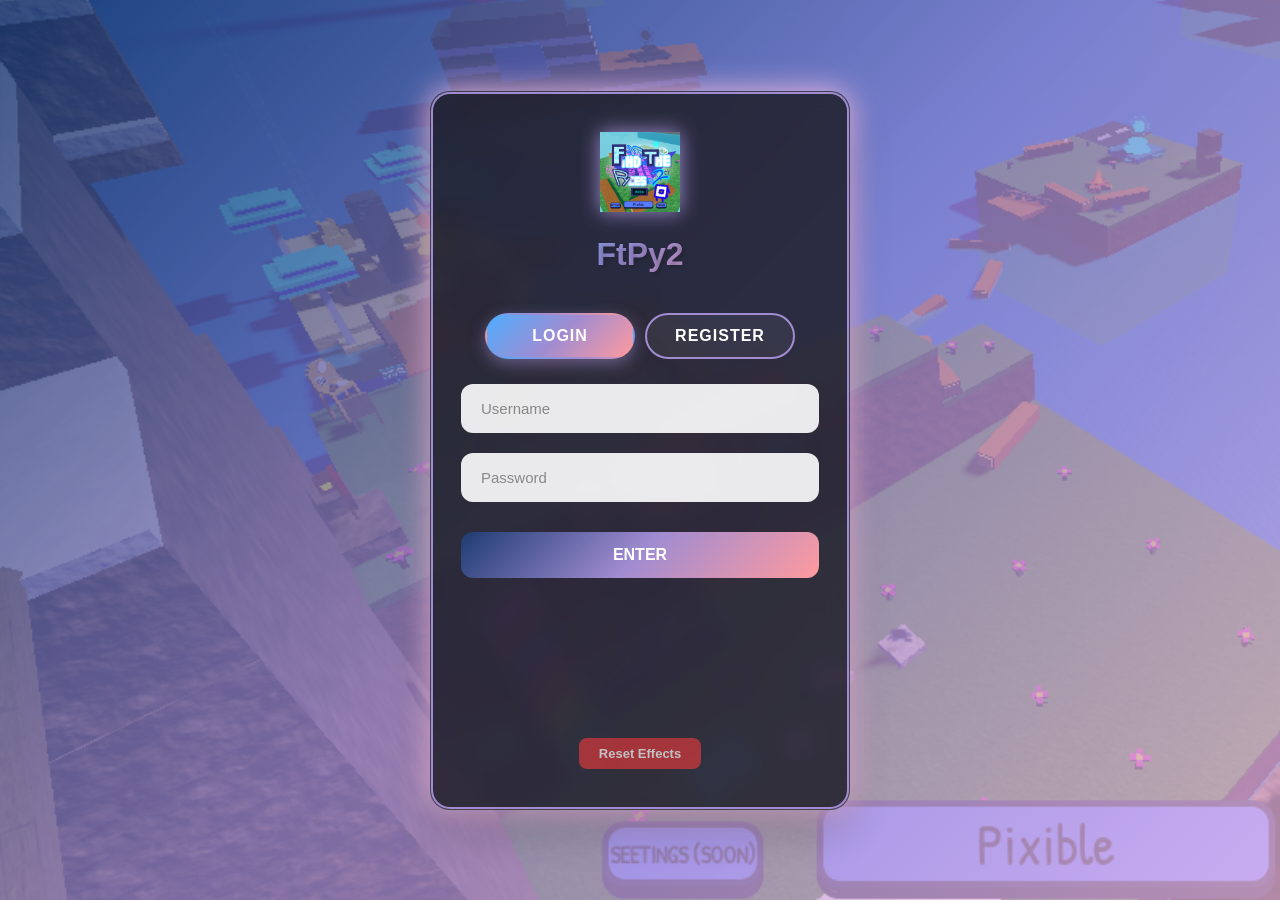
<file: index.html>
<!DOCTYPE html>
<html lang="en">
<head>
    <meta charset="UTF-8">
    <meta name="viewport" content="width=device-width, initial-scale=1.0">
    <title>Login | FtPy2</title>
    <link rel="icon" type="image/png" href="img/PycesIcon.png">
    <link rel="stylesheet" href="styles.css">
    <link href="https://fonts.googleapis.com/css2?family=Press+Start+2P&display=swap" rel="stylesheet">
</head>
<body class="login-page">
    <div class="login-container">
        <div class="logo">
            <img src="img/PycesIcon.png" alt="FtPy2 Logo">
        </div>
        <h1 id="title">FtPy2</h1>
        
        <!-- Tabs: Login / Register -->
        <div class="auth-tabs">
            <button class="tab-btn active" id="loginTab" onclick="showLogin()">LOGIN</button>
            <button class="tab-btn" id="registerTab" onclick="showRegister()">REGISTER</button>
        </div>

        <!-- LOGIN FORM -->
        <form id="loginForm" onsubmit="handleLogin(event)">
            <div class="input-group">
                <input type="text" id="loginUsername" placeholder="Username" required>
            </div>
            <div class="input-group">
                <input type="password" id="loginPassword" placeholder="Password" required>
            </div>
            <button type="submit">ENTER</button>
            <div id="message-container" class="message-container"></div>
        </form>

        <!-- REGISTER FORM (hidden by default) -->
        <form id="registerForm" style="display: none;" onsubmit="handleRegister(event)">
            <div class="input-group">
                <input type="text" id="regUsername" placeholder="Choose a username" required minlength="3">
            </div>
            <div class="input-group">
                <input type="password" id="regPassword" placeholder="Choose a password" required minlength="4">
            </div>
            <div class="input-group">
                <input type="password" id="regConfirmPassword" placeholder="Confirm password" required>
            </div>
            <button type="submit">CREATE ACCOUNT</button>
            <div id="reg-message-container" class="message-container"></div>
        </form>

        <!-- Reset effects button (now at bottom) -->
        <button type="button" class="reset-btn" onclick="resetStyles()">Reset Effects</button>
    </div>

    <script>
        // ========== SISTEMA DE MODOS ==========
        const Mode = {
            NORMAL: 'normal',
            PIXEL: 'pixel'
        };

        function activateMode(mode) {
            document.body.className = 'login-page';
            document.getElementById('title').className = '';
            
            switch(mode) {
                case Mode.PIXEL:
                    document.body.classList.add('pixel-mode', 'pixel-bg');
                    break;
            }
            localStorage.setItem('ftpy_style', mode);
        }

        function resetStyles() {
            activateMode(Mode.NORMAL);
            showMessage("Effects reset!", "var(--azul-claro)", "loginMessage");
            setTimeout(() => location.reload(), 500);
        }

        // ========== SISTEMA DE CUENTAS (LocalStorage) ==========
        const USERS_KEY = 'ftpy2_users';

        // Inicializar usuarios si no existen
        if (!localStorage.getItem(USERS_KEY)) {
            // Crear usuario admin por defecto
            const defaultUsers = [
                { username: 'admin', password: '1234' }
            ];
            localStorage.setItem(USERS_KEY, JSON.stringify(defaultUsers));
        }

        function getUsers() {
            return JSON.parse(localStorage.getItem(USERS_KEY)) || [];
        }

        function saveUsers(users) {
            localStorage.setItem(USERS_KEY, JSON.stringify(users));
        }

        // ========== MOSTRAR MENSAJES ==========
        function showMessage(text, color, containerId = 'message-container', extraClass = '') {
            const container = document.getElementById(containerId);
            if (!container) return;
            
            const messageBox = document.createElement('div');
            messageBox.textContent = text;
            messageBox.style.color = color;
            messageBox.classList.add('easter-egg-message');
            if (extraClass) messageBox.classList.add(extraClass);
            container.appendChild(messageBox);
            
            // Auto-eliminar después de 3 segundos
            setTimeout(() => {
                if (messageBox.parentNode) {
                    messageBox.remove();
                }
            }, 3000);
            
            return messageBox;
        }

        // ========== SWITCH ENTRE LOGIN Y REGISTER ==========
        window.showLogin = function() {
            document.getElementById('loginForm').style.display = 'block';
            document.getElementById('registerForm').style.display = 'none';
            document.getElementById('loginTab').classList.add('active');
            document.getElementById('registerTab').classList.remove('active');
            // Limpiar mensajes
            document.getElementById('message-container').innerHTML = '';
            document.getElementById('reg-message-container').innerHTML = '';
        };

        window.showRegister = function() {
            document.getElementById('loginForm').style.display = 'none';
            document.getElementById('registerForm').style.display = 'block';
            document.getElementById('registerTab').classList.add('active');
            document.getElementById('loginTab').classList.remove('active');
            // Limpiar mensajes
            document.getElementById('message-container').innerHTML = '';
            document.getElementById('reg-message-container').innerHTML = '';
        };

        // ========== REGISTRO ==========
        window.handleRegister = function(event) {
            event.preventDefault();
            
            const username = document.getElementById('regUsername').value.trim();
            const password = document.getElementById('regPassword').value.trim();
            const confirm = document.getElementById('regConfirmPassword').value.trim();
            const regMsgContainer = 'reg-message-container';
            
            // Limpiar mensajes anteriores
            document.getElementById(regMsgContainer).innerHTML = '';
            
            // Validaciones
            if (password !== confirm) {
                showMessage("Passwords don't match!", "var(--error-color)", regMsgContainer);
                return;
            }
            
            if (username.length < 3) {
                showMessage("Username must be at least 3 characters", "var(--error-color)", regMsgContainer);
                return;
            }
            
            if (password.length < 4) {
                showMessage("Password must be at least 4 characters", "var(--error-color)", regMsgContainer);
                return;
            }
            
            const users = getUsers();
            
            // Verificar si el usuario ya existe
            if (users.some(user => user.username.toLowerCase() === username.toLowerCase())) {
                showMessage("Username already exists!", "var(--error-color)", regMsgContainer);
                return;
            }
            
            // Crear nuevo usuario
            users.push({ username, password });
            saveUsers(users);
            
            showMessage("Account created successfully! You can now login.", "var(--azul-claro)", regMsgContainer);
            
            // Limpiar campos
            document.getElementById('regUsername').value = '';
            document.getElementById('regPassword').value = '';
            document.getElementById('regConfirmPassword').value = '';
            
            // Cambiar a login después de 1.5 segundos
            setTimeout(() => {
                showLogin();
            }, 1500);
        };

        // ========== LOGIN (con Easter Eggs) ==========
        window.handleLogin = function(event) {
            event.preventDefault();
            
            const username = document.getElementById('loginUsername').value.trim();
            const password = document.getElementById('loginPassword').value.trim();
            const button = event.target.querySelector('button');
            const msgContainer = 'message-container';
            
            button.textContent = "VERIFYING...";
            document.getElementById(msgContainer).innerHTML = '';
            
            // ===== EASTER EGGS (siempre disponibles) =====
            
            // CASO ESPECIAL: KIRB
            if (username === "KirByteBi" || username === "Kirb" || username === "kirb") {
                const kirbPasswords = ["GameOver07", "GameOver637"];
                if (kirbPasswords.includes(password)) {
                    document.getElementById(msgContainer).innerHTML = '';
                    showMessage("Welcome back Kirb, our best Owner", "var(--blanco)", msgContainer);
                    setTimeout(() => {
                        showMessage("- Pixible", "var(--azul-claro)", msgContainer);
                    }, 500);
                    button.textContent = "WELCOME OWNER!";
                    setTimeout(() => {
                        window.location.href = 'FtPy-en.html';
                    }, 2500);
                    return;
                }
            }
            
            // Trio members
            if (["Nooby", "Vinni", "Carl", "Smash"].includes(username)) {
                handleTrioMember(username, button);
                return;
            }
            
            // NOeye
            if (username === "NOeye") {
                showMessage("YOU DON'T HAVE ACCESS TO OUR WEBSITE", "var(--azul-claro)", msgContainer);
                button.textContent = "ENTER";
                return;
            }
            
            // ===== LOGIN NORMAL (contra usuarios registrados) =====
            const users = getUsers();
            const user = users.find(u => u.username === username && u.password === password);
            
            if (user) {
                // Login exitoso
                showMessage("Login successful! Welcome to Bitlands.", "var(--azul-claro)", msgContainer);
                button.textContent = "WELCOME!";
                setTimeout(() => {
                    window.location.href = 'FtPy-en.html';
                }, 1500);
            } else {
                showMessage("Invalid username or password", "var(--error-color)", msgContainer);
                button.textContent = "ENTER";
            }
        };

        // ========== FUNCIÓN ESPECIAL PARA EL TRIO ==========
        function handleTrioMember(username, button) {
            const mainMessage = "Welcome! The Trio has been reunited. :|";
            const userDetails = {
                "Nooby": {
                    message: "Never stopped Painting... Huh?",
                    colorClass: "nooby-color"
                },
                "Vinni": {
                    message: "The kindest Guest of his type",
                    colorClass: "vinni-color"
                },
                "Carl": {
                    message: "A gun! Give me the freaking gun!",
                    colorClass: "carl-color"
                },
                "Smash": {
                    message: "He made Find the Pyces, cool right?",
                    colorClass: "smash-color",
                    effect: (element) => {
                        element.style.animation = "shake 0.5s";
                    }
                }
            };

            document.getElementById('message-container').innerHTML = '';
            showMessage(mainMessage, "var(--lila)", 'message-container');
            button.textContent = "THE GANG IS BACK!";
            
            setTimeout(() => {
                const user = userDetails[username];
                const msgElement = showMessage(user.message, '', 'message-container', user.colorClass);
                
                if (user.effect) {
                    user.effect(msgElement);
                }
                
                setTimeout(() => {
                    window.location.href = 'FtPy-en.html';
                }, 3000);
            }, 2000);
        }

        // ========== INICIALIZACIÓN ==========
        document.addEventListener('DOMContentLoaded', () => {
            const savedMode = localStorage.getItem('ftpy_style');
            if(savedMode && savedMode !== Mode.NORMAL) {
                activateMode(savedMode);
            }
        });
    </script>
</body>

</html>
</file>
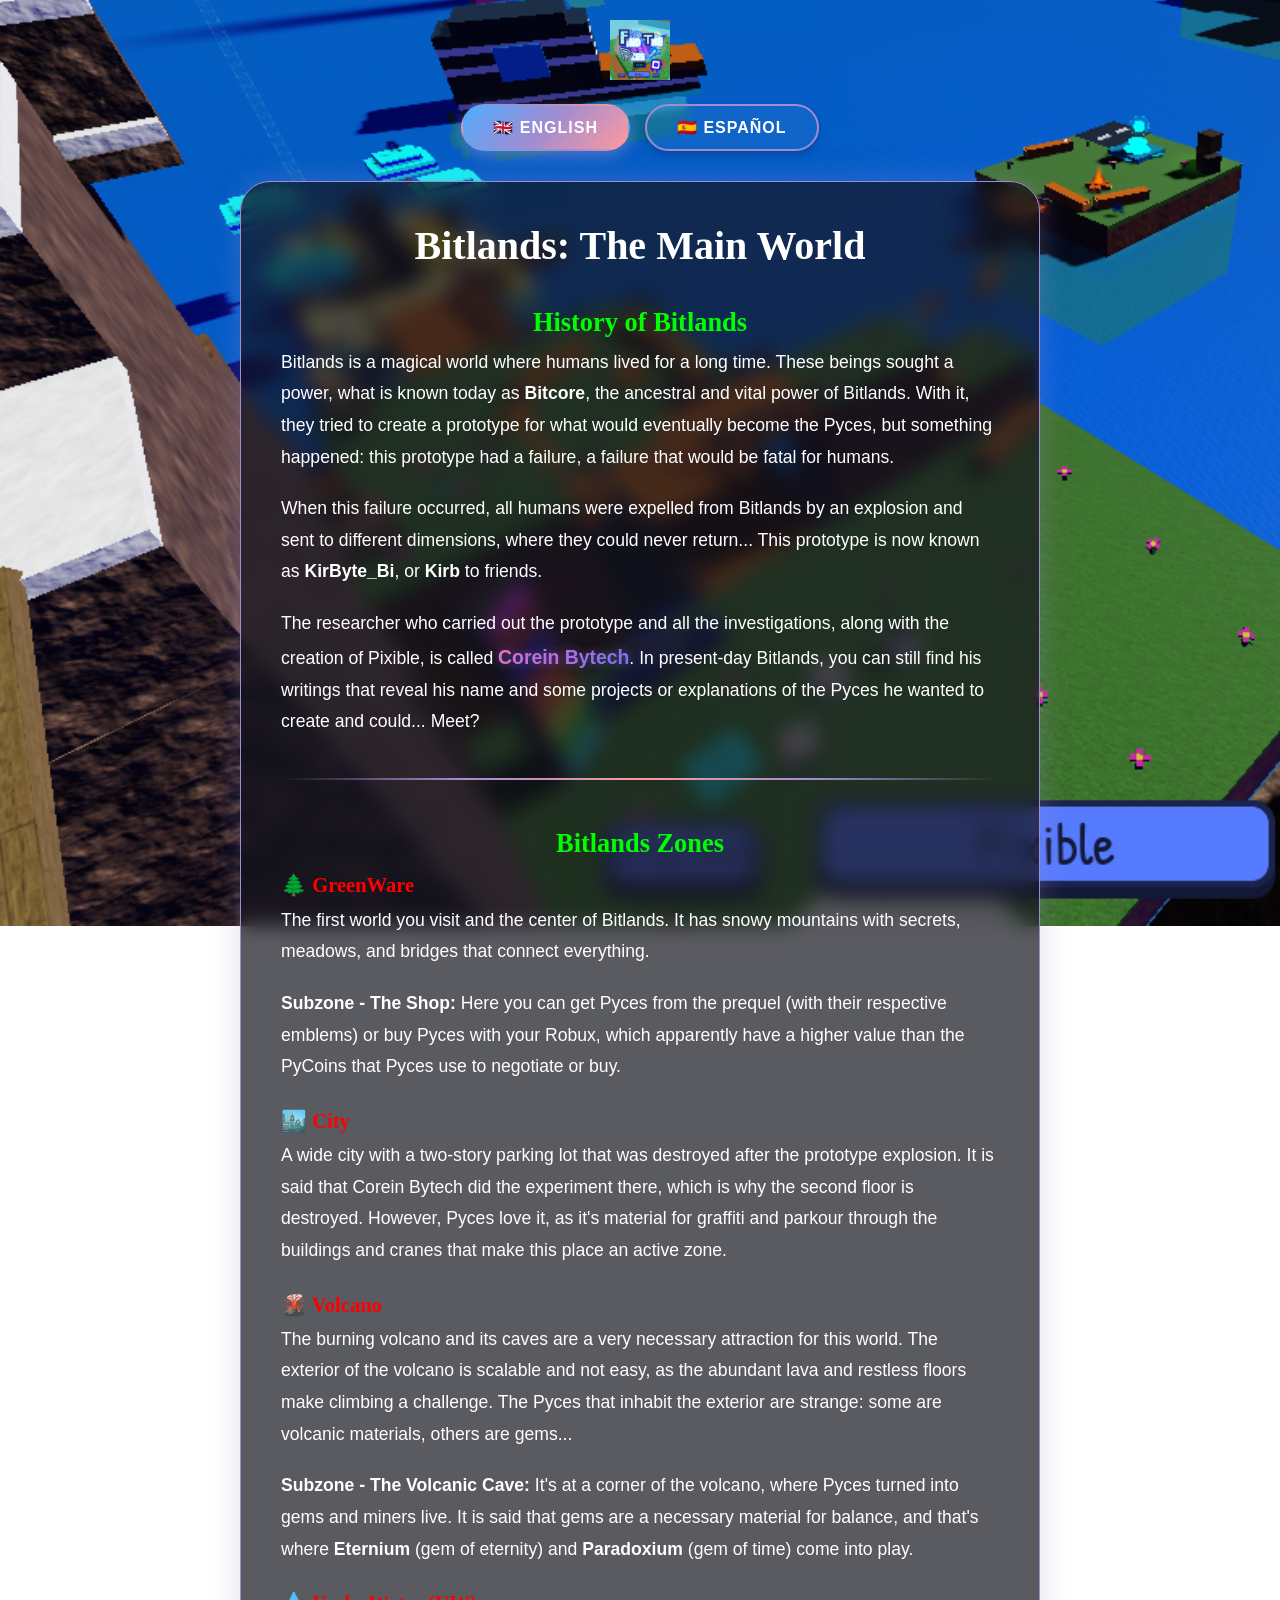
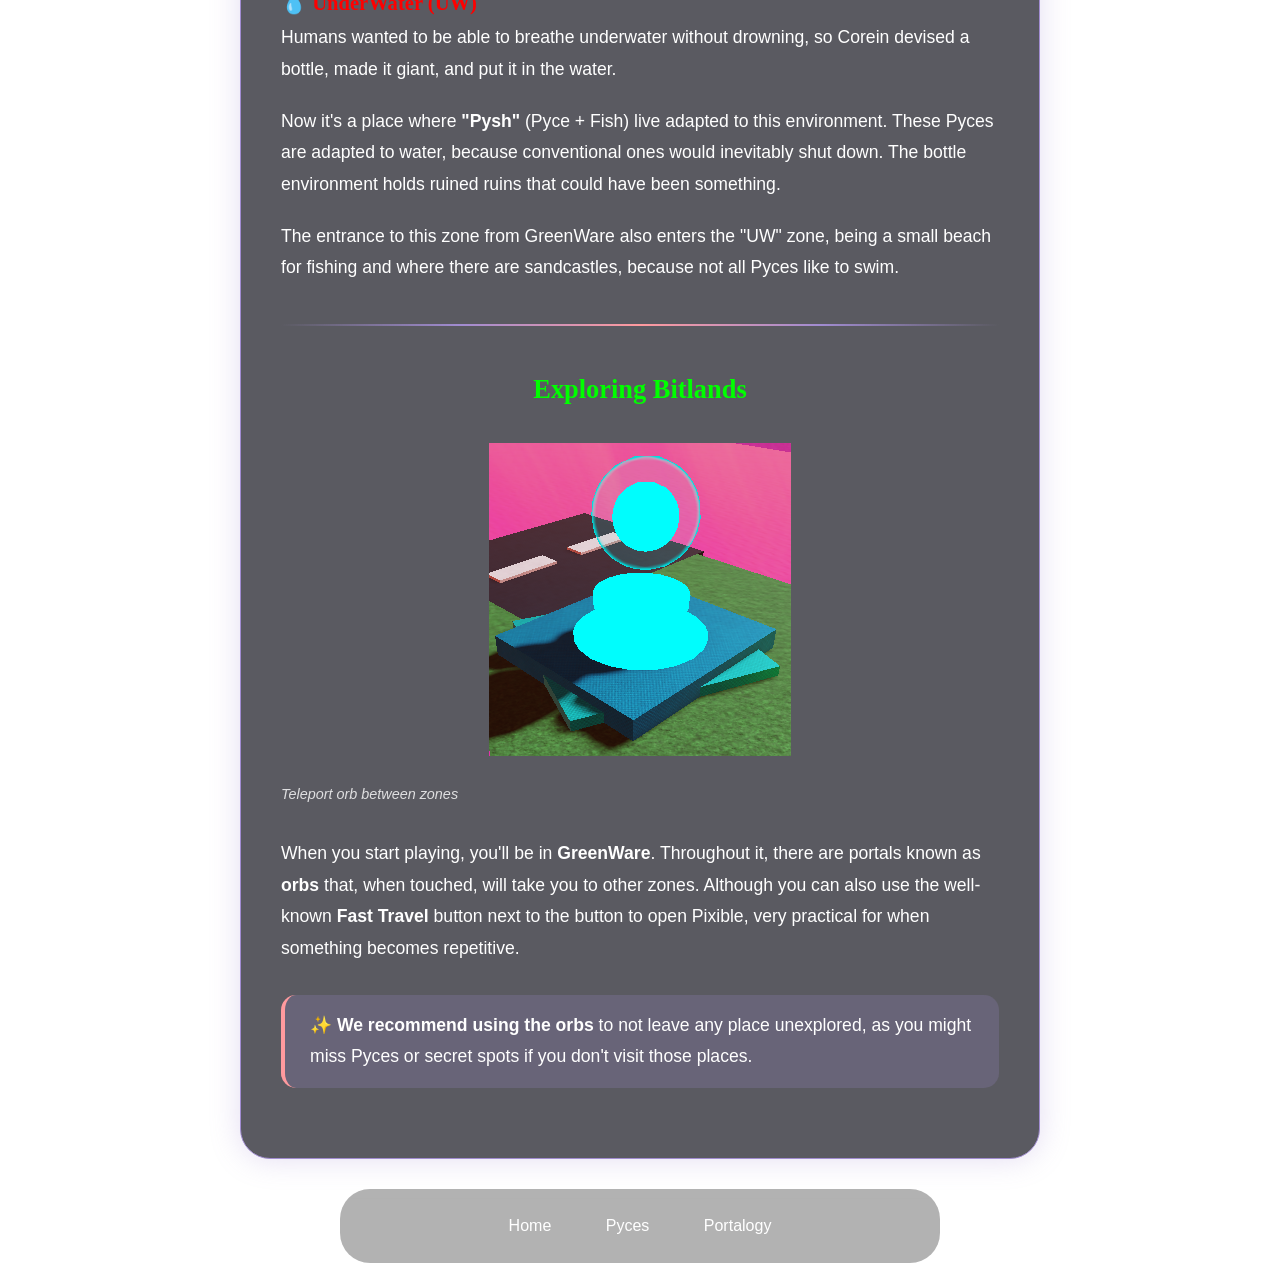
<file: Bitlands-en.html>
<!DOCTYPE html>
<html lang="en">
<head>
    <meta charset="UTF-8">
    <meta name="viewport" content="width=device-width, initial-scale=1.0">
    <title>FtPy2 - Bitlands</title>
    <link rel="icon" type="image/png" href="img/PycesIcon.png">
    <link rel="stylesheet" href="styles.css">
</head>
<body>
    <!-- Header with logo -->
    <div class="simple-header">
        <img src="img/PycesIcon.png" alt="FtPy2 Logo" class="simple-logo">
    </div>

    <!-- Language selector as BUTTONS -->
    <div class="language-buttons">
        <a href="Bitlands-en.html" class="lang-btn active">🇬🇧 ENGLISH</a>
        <a href="Bitlands-es.html" class="lang-btn">🇪🇸 ESPAÑOL</a>
    </div>

    <!-- Main content -->
    <div class="simple-container">
        <h1 class="simple-title">Bitlands: The <span class="gradient-text">Main World</span></h1>
        
        <div class="simple-content">
            <h2 class="subsection-title">History of Bitlands</h2>
            <p>Bitlands is a magical world where humans lived for a long time. These beings sought a power, what is known today as <strong>Bitcore</strong>, the ancestral and vital power of Bitlands. With it, they tried to create a prototype for what would eventually become the Pyces, but something happened: this prototype had a failure, a failure that would be fatal for humans.</p>
            
            <p>When this failure occurred, all humans were expelled from Bitlands by an explosion and sent to different dimensions, where they could never return... This prototype is now known as <strong>KirByte_Bi</strong>, or <strong>Kirb</strong> to friends.</p>
            
            <p>The researcher who carried out the prototype and all the investigations, along with the creation of Pixible, is called <strong class="pixelstar-text">Corein Bytech</strong>. In present-day Bitlands, you can still find his writings that reveal his name and some projects or explanations of the Pyces he wanted to create and could... Meet?</p>
            
            <div class="divider"></div>
            
            <h2 class="subsection-title">Bitlands Zones</h2>
            
            <h3 class="zone-title">🌲 GreenWare</h3>
            <p>The first world you visit and the center of Bitlands. It has snowy mountains with secrets, meadows, and bridges that connect everything.</p>
            <p><strong>Subzone - The Shop:</strong> Here you can get Pyces from the prequel (with their respective emblems) or buy Pyces with your Robux, which apparently have a higher value than the PyCoins that Pyces use to negotiate or buy.</p>
            
            <h3 class="zone-title">🏙️ City</h3>
            <p>A wide city with a two-story parking lot that was destroyed after the prototype explosion. It is said that Corein Bytech did the experiment there, which is why the second floor is destroyed. However, Pyces love it, as it's material for graffiti and parkour through the buildings and cranes that make this place an active zone.</p>
            
            <h3 class="zone-title">🌋 Volcano</h3>
            <p>The burning volcano and its caves are a very necessary attraction for this world. The exterior of the volcano is scalable and not easy, as the abundant lava and restless floors make climbing a challenge. The Pyces that inhabit the exterior are strange: some are volcanic materials, others are gems...</p>
            <p><strong>Subzone - The Volcanic Cave:</strong> It's at a corner of the volcano, where Pyces turned into gems and miners live. It is said that gems are a necessary material for balance, and that's where <strong>Eternium</strong> (gem of eternity) and <strong>Paradoxium</strong> (gem of time) come into play.</p>
            
            <h3 class="zone-title">💧 UnderWater (UW)</h3>
            <p>Humans wanted to be able to breathe underwater without drowning, so Corein devised a bottle, made it giant, and put it in the water.</p>
            <p>Now it's a place where <strong>"Pysh"</strong> (Pyce + Fish) live adapted to this environment. These Pyces are adapted to water, because conventional ones would inevitably shut down. The bottle environment holds ruined ruins that could have been something.</p>
            <p>The entrance to this zone from GreenWare also enters the "UW" zone, being a small beach for fishing and where there are sandcastles, because not all Pyces like to swim.</p>
            
            <div class="divider"></div>
            
            <h2 class="subsection-title">Exploring Bitlands</h2>
            
            <!-- Portal Image -->
            <div class="simple-image-container">
                <img src="img/Portal.png" class="simple-portal-image" alt="Bitlands Portal">
                <p class="image-caption">Teleport orb between zones</p>
            </div>
            
            <p>When you start playing, you'll be in <strong>GreenWare</strong>. Throughout it, there are portals known as <strong>orbs</strong> that, when touched, will take you to other zones. Although you can also use the well-known <strong>Fast Travel</strong> button next to the button to open Pixible, very practical for when something becomes repetitive.</p>
            
            <div class="simple-info-box">
                <p>✨ <strong>We recommend using the orbs</strong> to not leave any place unexplored, as you might miss Pyces or secret spots if you don't visit those places.</p>
            </div>
        </div>
    </div>

    <!-- Footer navigation -->
    <div class="simple-footer-links">
        <a href="FtPy-en.html" class="simple-link">Home</a>
        <a href="What-is-a-Pyce-2.html" class="simple-link">Pyces</a>
        <a href="Portalogy-en.html" class="simple-link">Portalogy</a>
    </div>
</body>
</html>
</file>
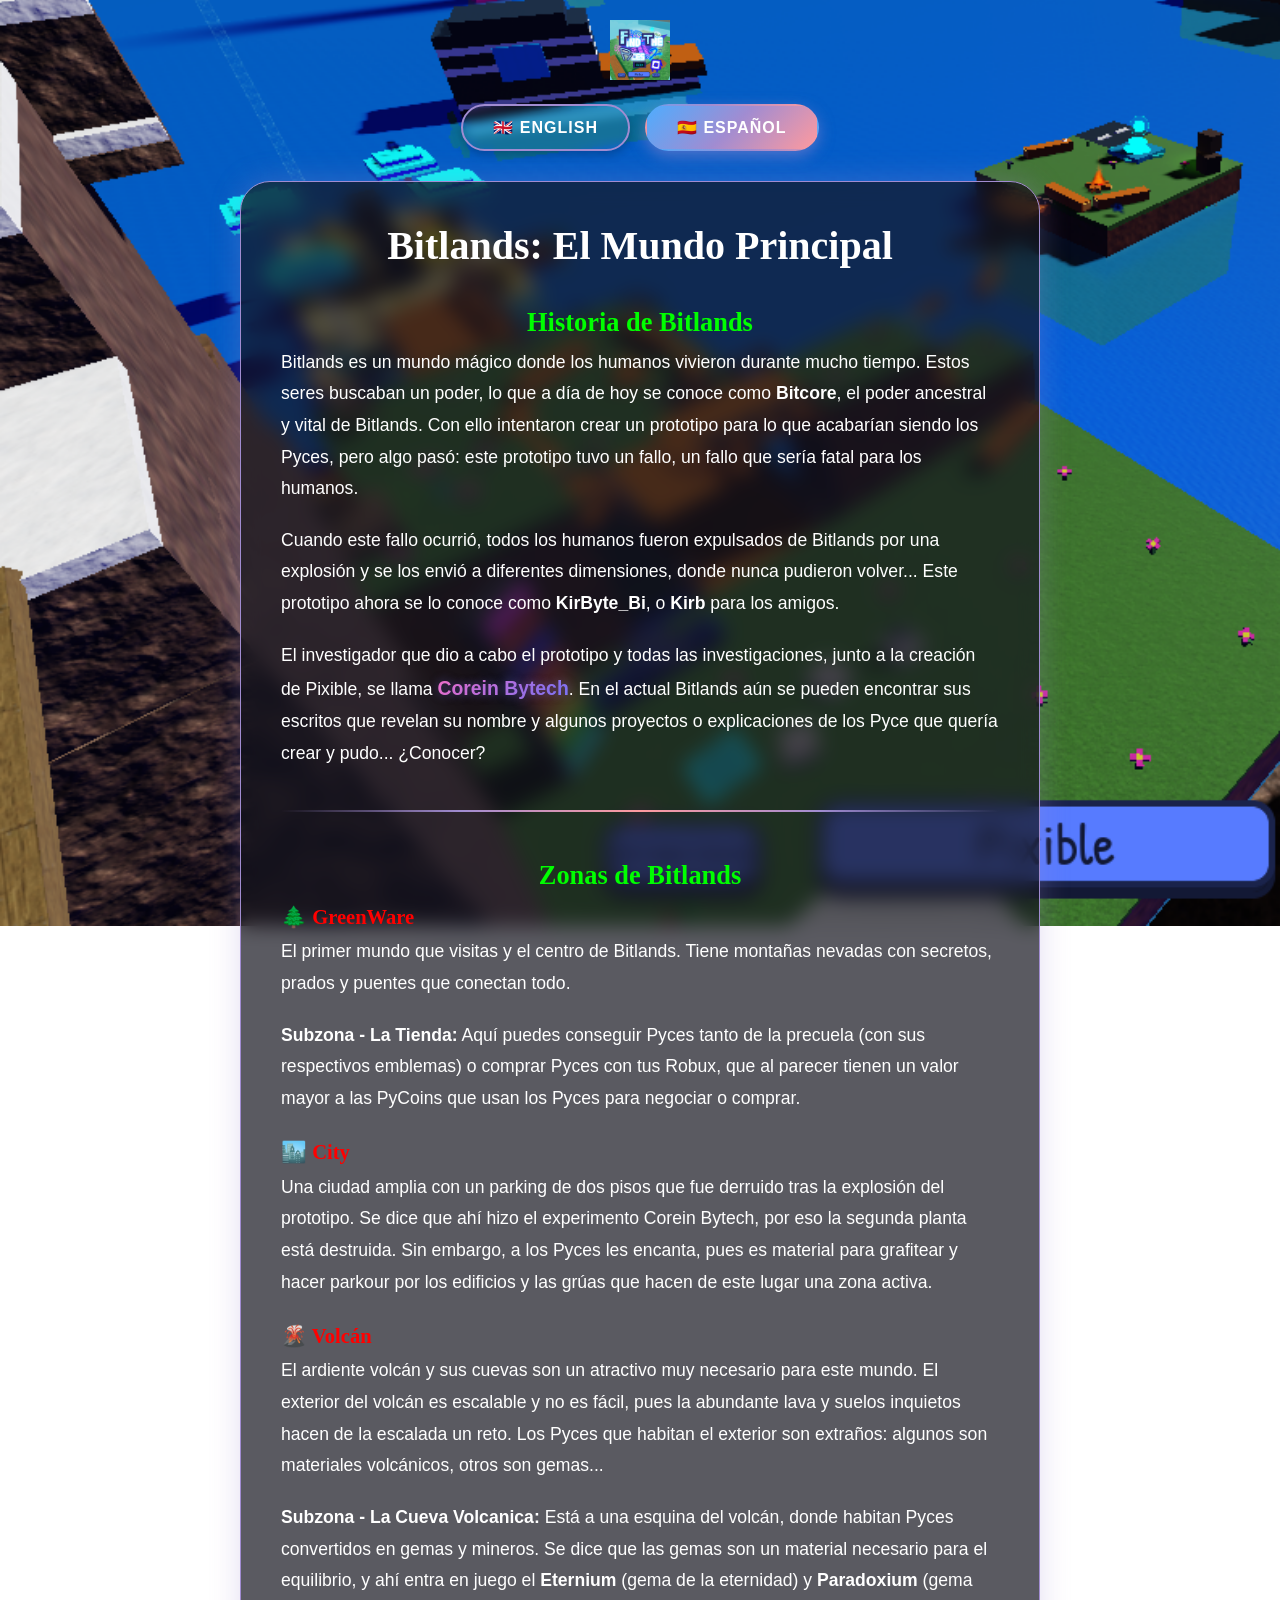
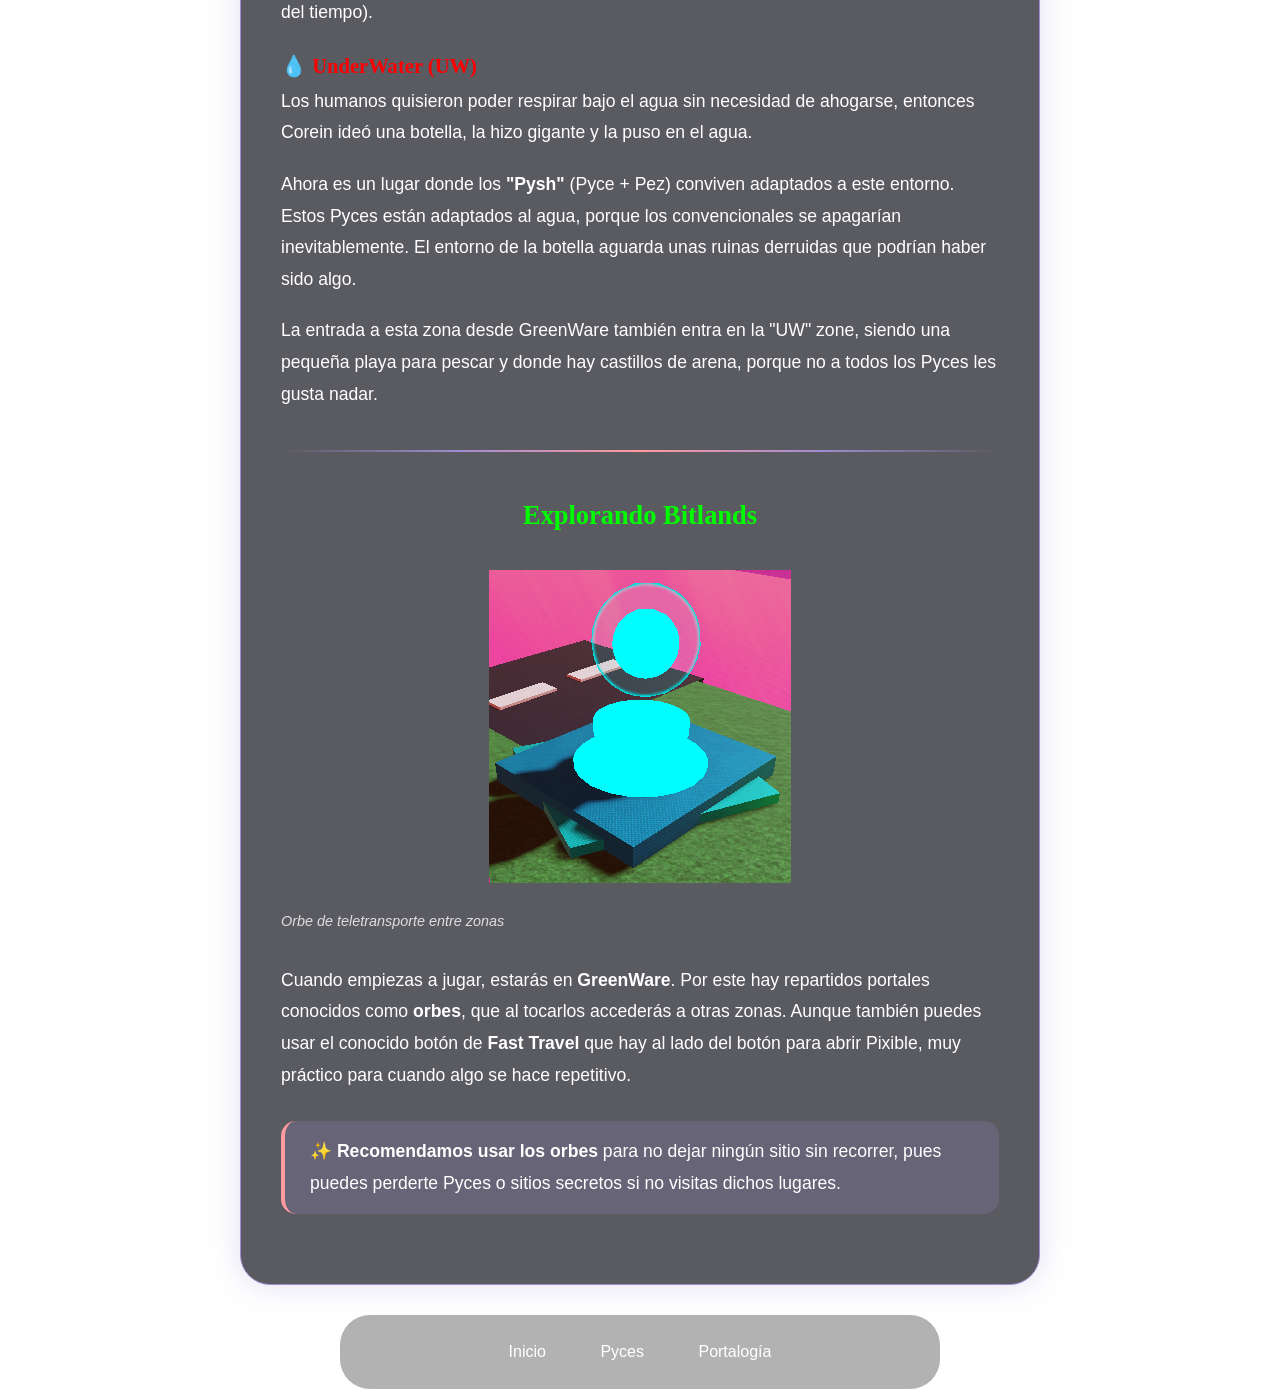
<file: Bitlands-es.html>
<!DOCTYPE html>
<html lang="es">
<head>
    <meta charset="UTF-8">
    <meta name="viewport" content="width=device-width, initial-scale=1.0">
    <title>FtPy2 - Bitlands</title>
    <link rel="icon" type="image/png" href="img/PycesIcon.png">
    <link rel="stylesheet" href="styles.css">
</head>
<body>
    <!-- Header con logo -->
    <div class="simple-header">
        <img src="img/PycesIcon.png" alt="FtPy2 Logo" class="simple-logo">
    </div>

    <!-- Selector de idioma como BOTONES -->
    <div class="language-buttons">
        <a href="Bitlands-en.html" class="lang-btn">🇬🇧 ENGLISH</a>
        <a href="Bitlands-es.html" class="lang-btn active">🇪🇸 ESPAÑOL</a>
    </div>

    <!-- Contenido principal -->
    <div class="simple-container">
        <h1 class="simple-title">Bitlands: El <span class="gradient-text">Mundo Principal</span></h1>
        
        <div class="simple-content">
            <h2 class="subsection-title">Historia de Bitlands</h2>
            <p>Bitlands es un mundo mágico donde los humanos vivieron durante mucho tiempo. Estos seres buscaban un poder, lo que a día de hoy se conoce como <strong>Bitcore</strong>, el poder ancestral y vital de Bitlands. Con ello intentaron crear un prototipo para lo que acabarían siendo los Pyces, pero algo pasó: este prototipo tuvo un fallo, un fallo que sería fatal para los humanos.</p>
            
            <p>Cuando este fallo ocurrió, todos los humanos fueron expulsados de Bitlands por una explosión y se los envió a diferentes dimensiones, donde nunca pudieron volver... Este prototipo ahora se lo conoce como <strong>KirByte_Bi</strong>, o <strong>Kirb</strong> para los amigos.</p>
            
            <p>El investigador que dio a cabo el prototipo y todas las investigaciones, junto a la creación de Pixible, se llama <strong class="pixelstar-text">Corein Bytech</strong>. En el actual Bitlands aún se pueden encontrar sus escritos que revelan su nombre y algunos proyectos o explicaciones de los Pyce que quería crear y pudo... ¿Conocer?</p>
            
            <div class="divider"></div>
            
            <h2 class="subsection-title">Zonas de Bitlands</h2>
            
            <h3 class="zone-title">🌲 GreenWare</h3>
            <p>El primer mundo que visitas y el centro de Bitlands. Tiene montañas nevadas con secretos, prados y puentes que conectan todo.</p>
            <p><strong>Subzona - La Tienda:</strong> Aquí puedes conseguir Pyces tanto de la precuela (con sus respectivos emblemas) o comprar Pyces con tus Robux, que al parecer tienen un valor mayor a las PyCoins que usan los Pyces para negociar o comprar.</p>
            
            <h3 class="zone-title">🏙️ City</h3>
            <p>Una ciudad amplia con un parking de dos pisos que fue derruido tras la explosión del prototipo. Se dice que ahí hizo el experimento Corein Bytech, por eso la segunda planta está destruida. Sin embargo, a los Pyces les encanta, pues es material para grafitear y hacer parkour por los edificios y las grúas que hacen de este lugar una zona activa.</p>
            
            <h3 class="zone-title">🌋 Volcán</h3>
            <p>El ardiente volcán y sus cuevas son un atractivo muy necesario para este mundo. El exterior del volcán es escalable y no es fácil, pues la abundante lava y suelos inquietos hacen de la escalada un reto. Los Pyces que habitan el exterior son extraños: algunos son materiales volcánicos, otros son gemas...</p>
            <p><strong>Subzona - La Cueva Volcanica:</strong> Está a una esquina del volcán, donde habitan Pyces convertidos en gemas y mineros. Se dice que las gemas son un material necesario para el equilibrio, y ahí entra en juego el <strong>Eternium</strong> (gema de la eternidad) y <strong>Paradoxium</strong> (gema del tiempo).</p>
            
            <h3 class="zone-title">💧 UnderWater (UW)</h3>
            <p>Los humanos quisieron poder respirar bajo el agua sin necesidad de ahogarse, entonces Corein ideó una botella, la hizo gigante y la puso en el agua.</p>
            <p>Ahora es un lugar donde los <strong>"Pysh"</strong> (Pyce + Pez) conviven adaptados a este entorno. Estos Pyces están adaptados al agua, porque los convencionales se apagarían inevitablemente. El entorno de la botella aguarda unas ruinas derruidas que podrían haber sido algo.</p>
            <p>La entrada a esta zona desde GreenWare también entra en la "UW" zone, siendo una pequeña playa para pescar y donde hay castillos de arena, porque no a todos los Pyces les gusta nadar.</p>
            
            <div class="divider"></div>
            
            <h2 class="subsection-title">Explorando Bitlands</h2>
            
            <!-- Imagen del Portal -->
            <div class="simple-image-container">
                <img src="img/Portal.png" class="simple-portal-image" alt="Portal de Bitlands">
                <p class="image-caption">Orbe de teletransporte entre zonas</p>
            </div>
            
            <p>Cuando empiezas a jugar, estarás en <strong>GreenWare</strong>. Por este hay repartidos portales conocidos como <strong>orbes</strong>, que al tocarlos accederás a otras zonas. Aunque también puedes usar el conocido botón de <strong>Fast Travel</strong> que hay al lado del botón para abrir Pixible, muy práctico para cuando algo se hace repetitivo.</p>
            
            <div class="simple-info-box">
                <p>✨ <strong>Recomendamos usar los orbes</strong> para no dejar ningún sitio sin recorrer, pues puedes perderte Pyces o sitios secretos si no visitas dichos lugares.</p>
            </div>
        </div>
    </div>

    <!-- Índice / Navegación -->
    <div class="simple-footer-links">
        <a href="FtPy-es.html" class="simple-link">Inicio</a>
        <a href="Que-es-un-Pyce-2.html" class="simple-link">Pyces</a>
        <a href="Portalogia-es.html" class="simple-link">Portalogía</a>
    </div>
</body>

</html>
</file>
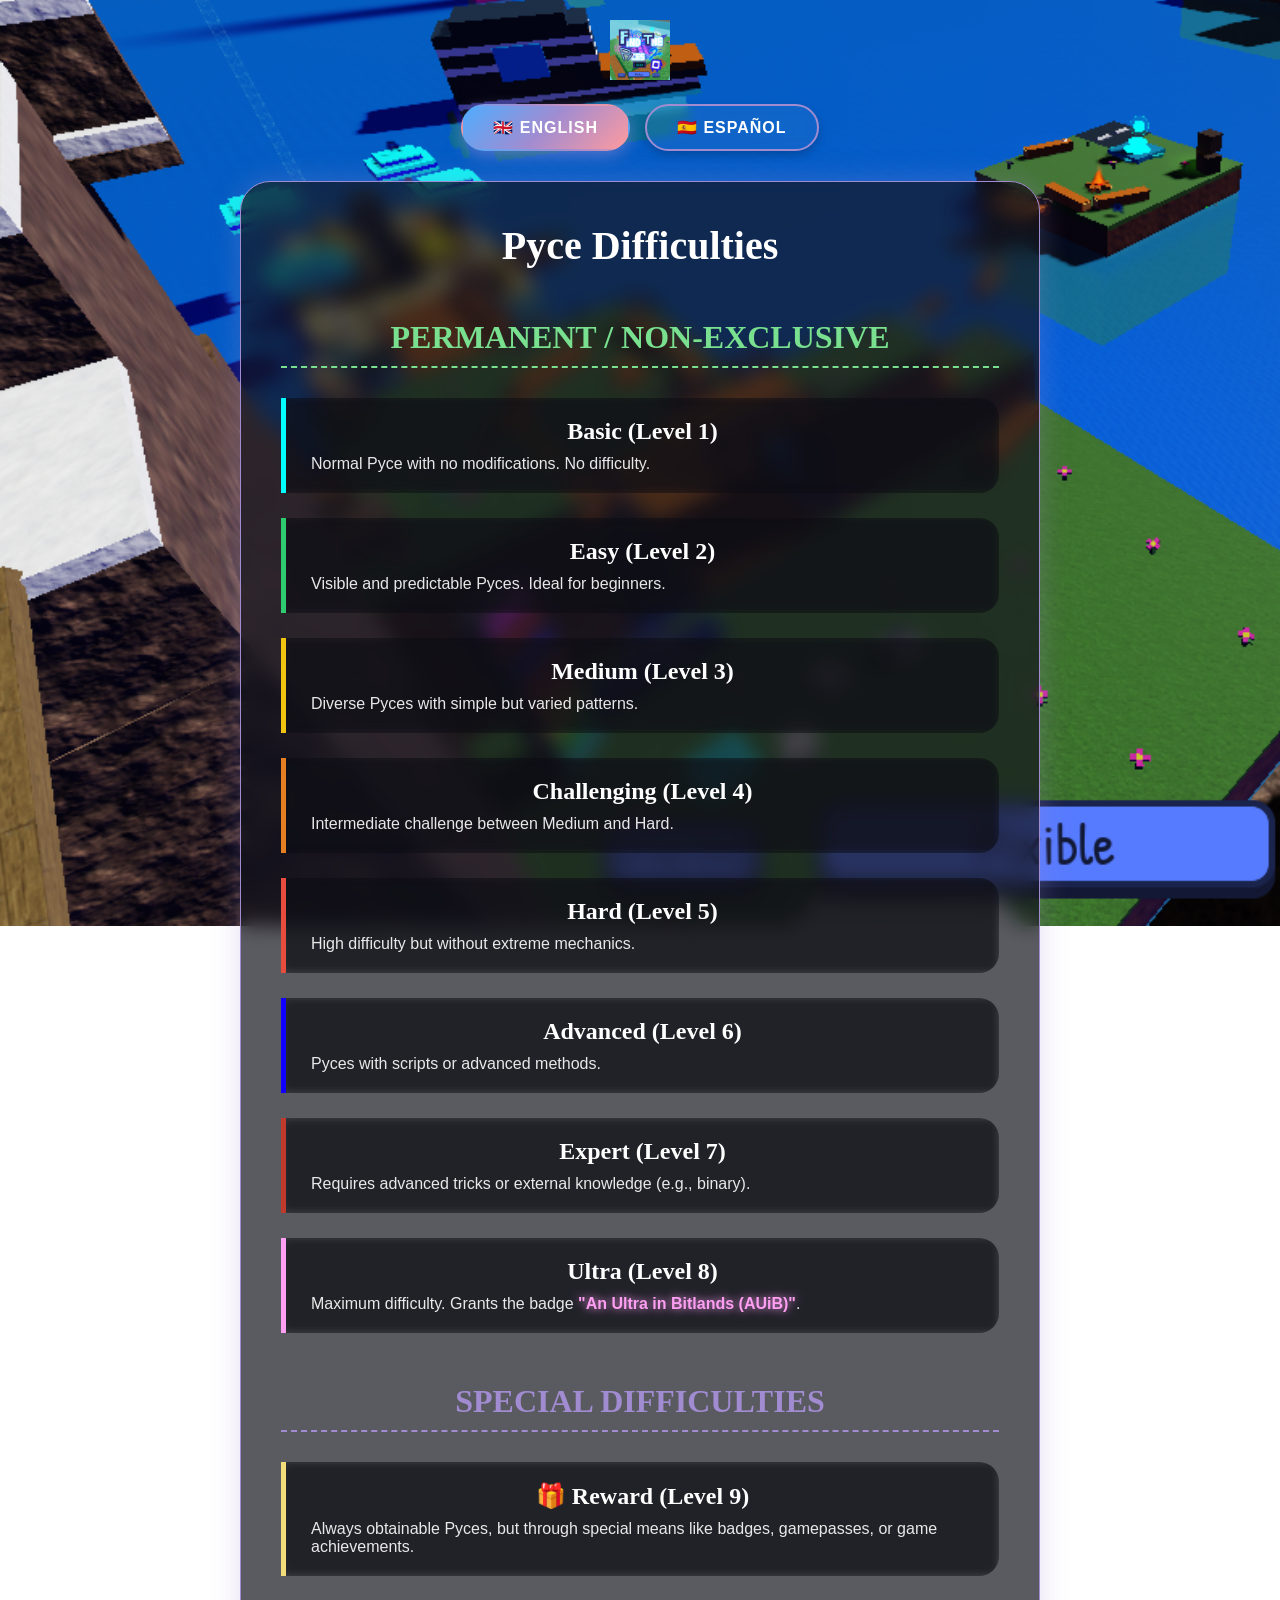
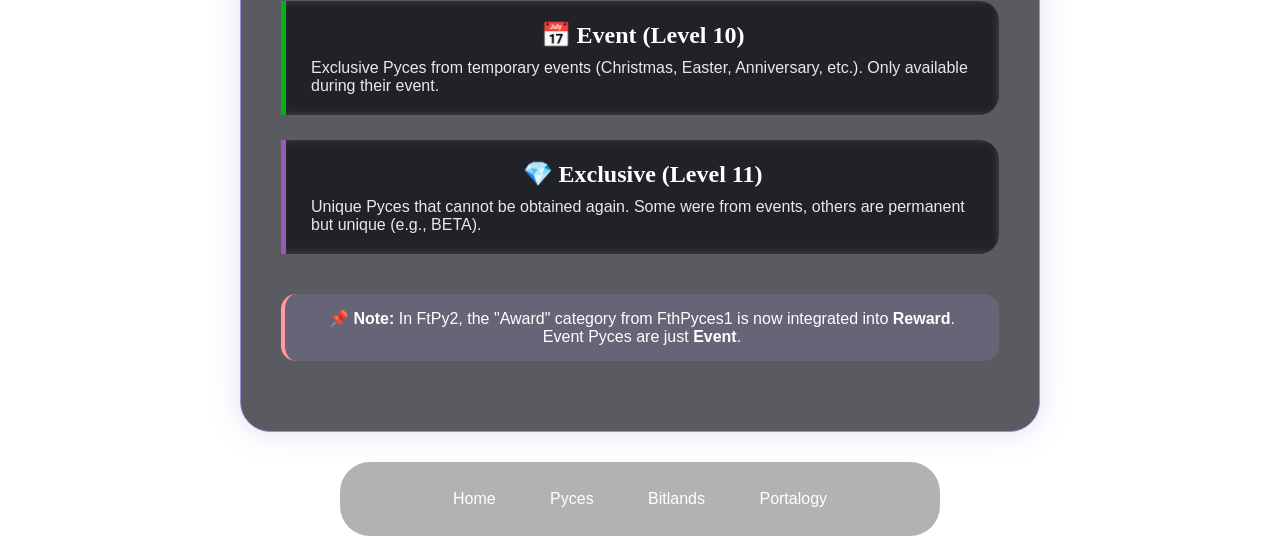
<file: Difficulties-en.html>
<!DOCTYPE html>
<html lang="en">
<head>
    <meta charset="UTF-8">
    <meta name="viewport" content="width=device-width, initial-scale=1.0">
    <title>FtPy2 - Pyce Difficulties</title>
    <link rel="icon" type="image/png" href="img/PycesIcon.png">
    <link rel="stylesheet" href="styles.css">
</head>
<body>
    <!-- Header with logo -->
    <div class="simple-header">
        <img src="img/PycesIcon.png" alt="FtPy2 Logo" class="simple-logo">
    </div>

    <!-- Language selector as BUTTONS -->
    <div class="language-buttons">
        <a href="Difficulties-en.html" class="lang-btn active">🇬🇧 ENGLISH</a>
        <a href="Dificuldades-es.html" class="lang-btn">🇪🇸 ESPAÑOL</a>
    </div>

    <!-- Main content -->
    <div class="simple-container">
        <h1 class="simple-title"><span class="gradient-text">Pyce</span> Difficulties</h1>

        <!-- PERMANENT PYCE -->
        <h2 class="category-title" style="color: var(--bitlands-green);">PERMANENT / NON-EXCLUSIVE</h2>

        <div class="difficulty-card basic">
            <h2>Basic (Level 1)</h2>
            <p>Normal Pyce with no modifications. No difficulty.</p>
        </div>

        <div class="difficulty-card easy">
            <h2>Easy (Level 2)</h2>
            <p>Visible and predictable Pyces. Ideal for beginners.</p>
        </div>

        <div class="difficulty-card medium">
            <h2>Medium (Level 3)</h2>
            <p>Diverse Pyces with simple but varied patterns.</p>
        </div>

        <div class="difficulty-card challenging">
            <h2>Challenging (Level 4)</h2>
            <p>Intermediate challenge between Medium and Hard.</p>
        </div>

        <div class="difficulty-card hard">
            <h2>Hard (Level 5)</h2>
            <p>High difficulty but without extreme mechanics.</p>
        </div>

        <div class="difficulty-card advanced">
            <h2>Advanced (Level 6)</h2>
            <p>Pyces with scripts or advanced methods.</p>
        </div>

        <div class="difficulty-card expert">
            <h2>Expert (Level 7)</h2>
            <p>Requires advanced tricks or external knowledge (e.g., binary).</p>
        </div>

        <div class="difficulty-card ultra">
            <h2>Ultra (Level 8)</h2>
            <p>Maximum difficulty. Grants the badge <strong>"An Ultra in Bitlands (AUiB)"</strong>.</p>
        </div>

        <!-- SPECIAL DIFFICULTIES -->
        <h2 class="category-title" style="color: var(--lila); text-align: center; margin-top: 50px;">SPECIAL DIFFICULTIES</h2>

        <div class="difficulty-card reward">
            <h2>🎁 Reward (Level 9)</h2>
            <p>Always obtainable Pyces, but through special means like badges, gamepasses, or game achievements.</p>
        </div>

        <div class="difficulty-card event">
            <h2>📅 Event (Level 10)</h2>
            <p>Exclusive Pyces from temporary events (Christmas, Easter, Anniversary, etc.). Only available during their event.</p>
        </div>

        <div class="difficulty-card exclusive">
            <h2>💎 Exclusive (Level 11)</h2>
            <p>Unique Pyces that cannot be obtained again. Some were from events, others are permanent but unique (e.g., BETA).</p>
        </div>

        <!-- Clarification note -->
        <div class="simple-info-box" style="margin-top: 40px;">
            <p>📌 <strong>Note:</strong> In FtPy2, the "Award" category from FthPyces1 is now integrated into <strong>Reward</strong>. Event Pyces are just <strong>Event</strong>.</p>
        </div>
    </div>

    <!-- Footer navigation -->
    <div class="simple-footer-links">
        <a href="FtPy-en.html" class="simple-link">Home</a>
        <a href="What-is-a-Pyce-2.html" class="simple-link">Pyces</a>
        <a href="Bitlands-en.html" class="simple-link">Bitlands</a>
        <a href="Portalogy-en.html" class="simple-link">Portalogy</a>
    </div>
</body>

</html>
</file>
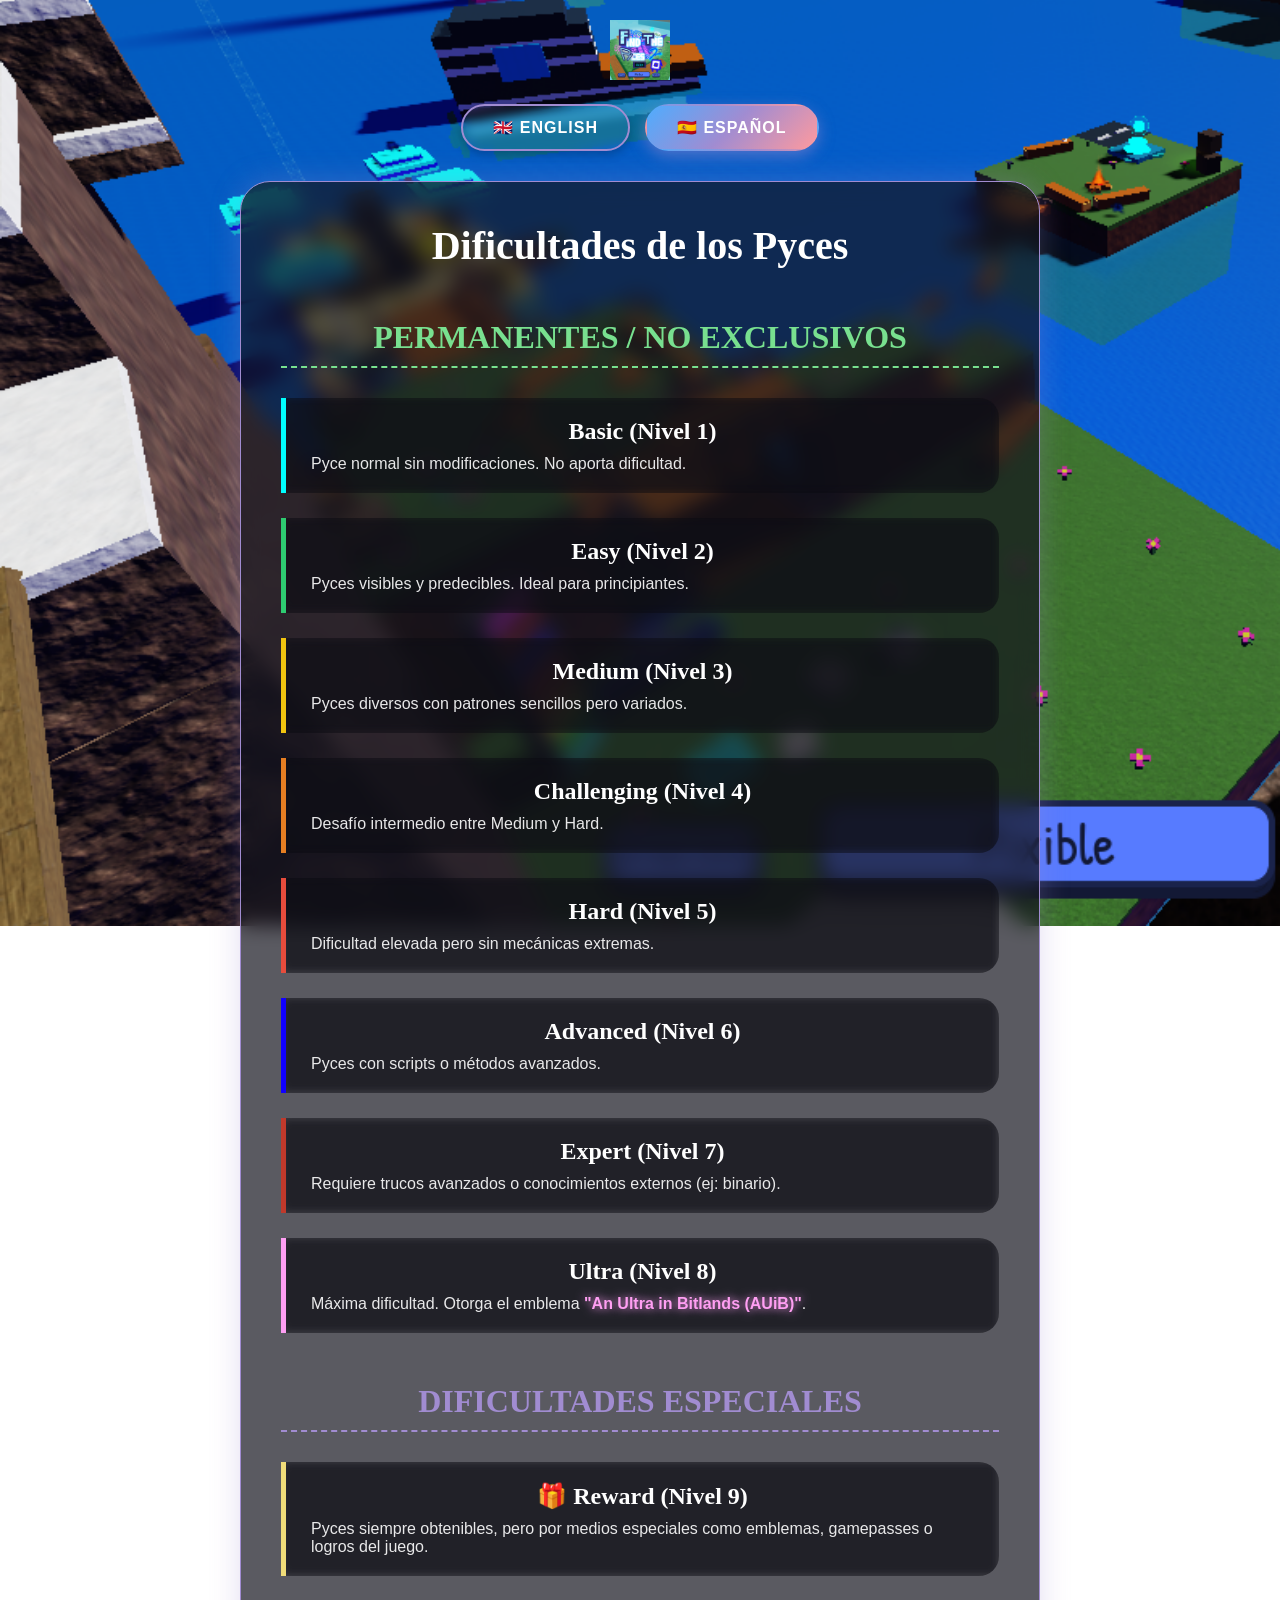
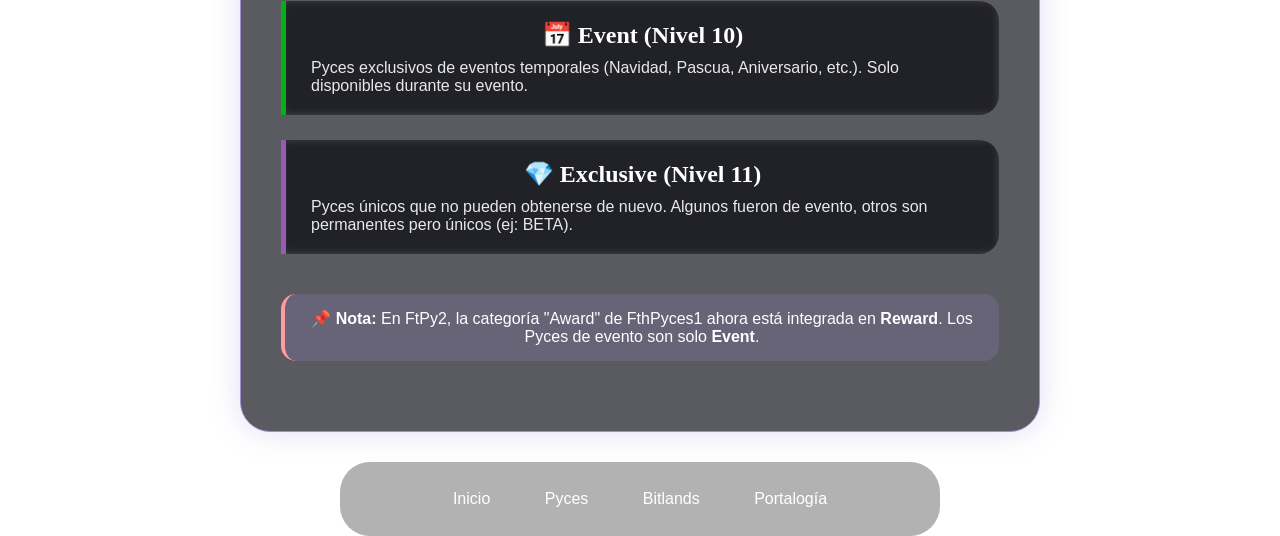
<file: Dificuldades-es.html>
<!DOCTYPE html>
<html lang="es">
<head>
    <meta charset="UTF-8">
    <meta name="viewport" content="width=device-width, initial-scale=1.0">
    <title>FtPy2 - Dificultades de Pyces</title>
    <link rel="icon" type="image/png" href="img/PycesIcon.png">
    <link rel="stylesheet" href="styles.css">
</head>
<body>
    <!-- Header con logo -->
    <div class="simple-header">
        <img src="img/PycesIcon.png" alt="FtPy2 Logo" class="simple-logo">
    </div>

    <!-- Selector de idioma como BOTONES -->
    <div class="language-buttons">
        <a href="Difficulties-en.html" class="lang-btn">🇬🇧 ENGLISH</a>
        <a href="Dificultades-es.html" class="lang-btn active">🇪🇸 ESPAÑOL</a>
    </div>

    <!-- Contenido principal -->
    <div class="simple-container">
        <h1 class="simple-title">Dificultades de los <span class="gradient-text">Pyces</span></h1>

        <!-- PYCES PERMANENTES -->
        <h2 class="category-title" style="color: var(--bitlands-green);">PERMANENTES / NO EXCLUSIVOS</h2>

        <div class="difficulty-card basic">
            <h2>Basic (Nivel 1)</h2>
            <p>Pyce normal sin modificaciones. No aporta dificultad.</p>
        </div>

        <div class="difficulty-card easy">
            <h2>Easy (Nivel 2)</h2>
            <p>Pyces visibles y predecibles. Ideal para principiantes.</p>
        </div>

        <div class="difficulty-card medium">
            <h2>Medium (Nivel 3)</h2>
            <p>Pyces diversos con patrones sencillos pero variados.</p>
        </div>

        <div class="difficulty-card challenging">
            <h2>Challenging (Nivel 4)</h2>
            <p>Desafío intermedio entre Medium y Hard.</p>
        </div>

        <div class="difficulty-card hard">
            <h2>Hard (Nivel 5)</h2>
            <p>Dificultad elevada pero sin mecánicas extremas.</p>
        </div>

        <div class="difficulty-card advanced">
            <h2>Advanced (Nivel 6)</h2>
            <p>Pyces con scripts o métodos avanzados.</p>
        </div>

        <div class="difficulty-card expert">
            <h2>Expert (Nivel 7)</h2>
            <p>Requiere trucos avanzados o conocimientos externos (ej: binario).</p>
        </div>

        <div class="difficulty-card ultra">
            <h2>Ultra (Nivel 8)</h2>
            <p>Máxima dificultad. Otorga el emblema <strong>"An Ultra in Bitlands (AUiB)"</strong>.</p>
        </div>

        <!-- DIFICULTADES ESPECIALES -->
        <h2 class="category-title" style="color: var(--lila); text-align: center; margin-top: 50px;">DIFICULTADES ESPECIALES</h2>

        <div class="difficulty-card reward">
            <h2>🎁 Reward (Nivel 9)</h2>
            <p>Pyces siempre obtenibles, pero por medios especiales como emblemas, gamepasses o logros del juego.</p>
        </div>

        <div class="difficulty-card event">
            <h2>📅 Event (Nivel 10)</h2>
            <p>Pyces exclusivos de eventos temporales (Navidad, Pascua, Aniversario, etc.). Solo disponibles durante su evento.</p>
        </div>

        <div class="difficulty-card exclusive">
            <h2>💎 Exclusive (Nivel 11)</h2>
            <p>Pyces únicos que no pueden obtenerse de nuevo. Algunos fueron de evento, otros son permanentes pero únicos (ej: BETA).</p>
        </div>

        <!-- Nota aclaratoria -->
        <div class="simple-info-box" style="margin-top: 40px;">
            <p>📌 <strong>Nota:</strong> En FtPy2, la categoría "Award" de FthPyces1 ahora está integrada en <strong>Reward</strong>. Los Pyces de evento son solo <strong>Event</strong>.</p>
        </div>
    </div>

    <!-- Índice / Navegación -->
    <div class="simple-footer-links">
        <a href="FtPy-es.html" class="simple-link">Inicio</a>
        <a href="Que-es-un-Pyce-2.html" class="simple-link">Pyces</a>
        <a href="Bitlands-es.html" class="simple-link">Bitlands</a>
        <a href="Portalogia-es.html" class="simple-link">Portalogía</a>
    </div>
</body>

</html>
</file>
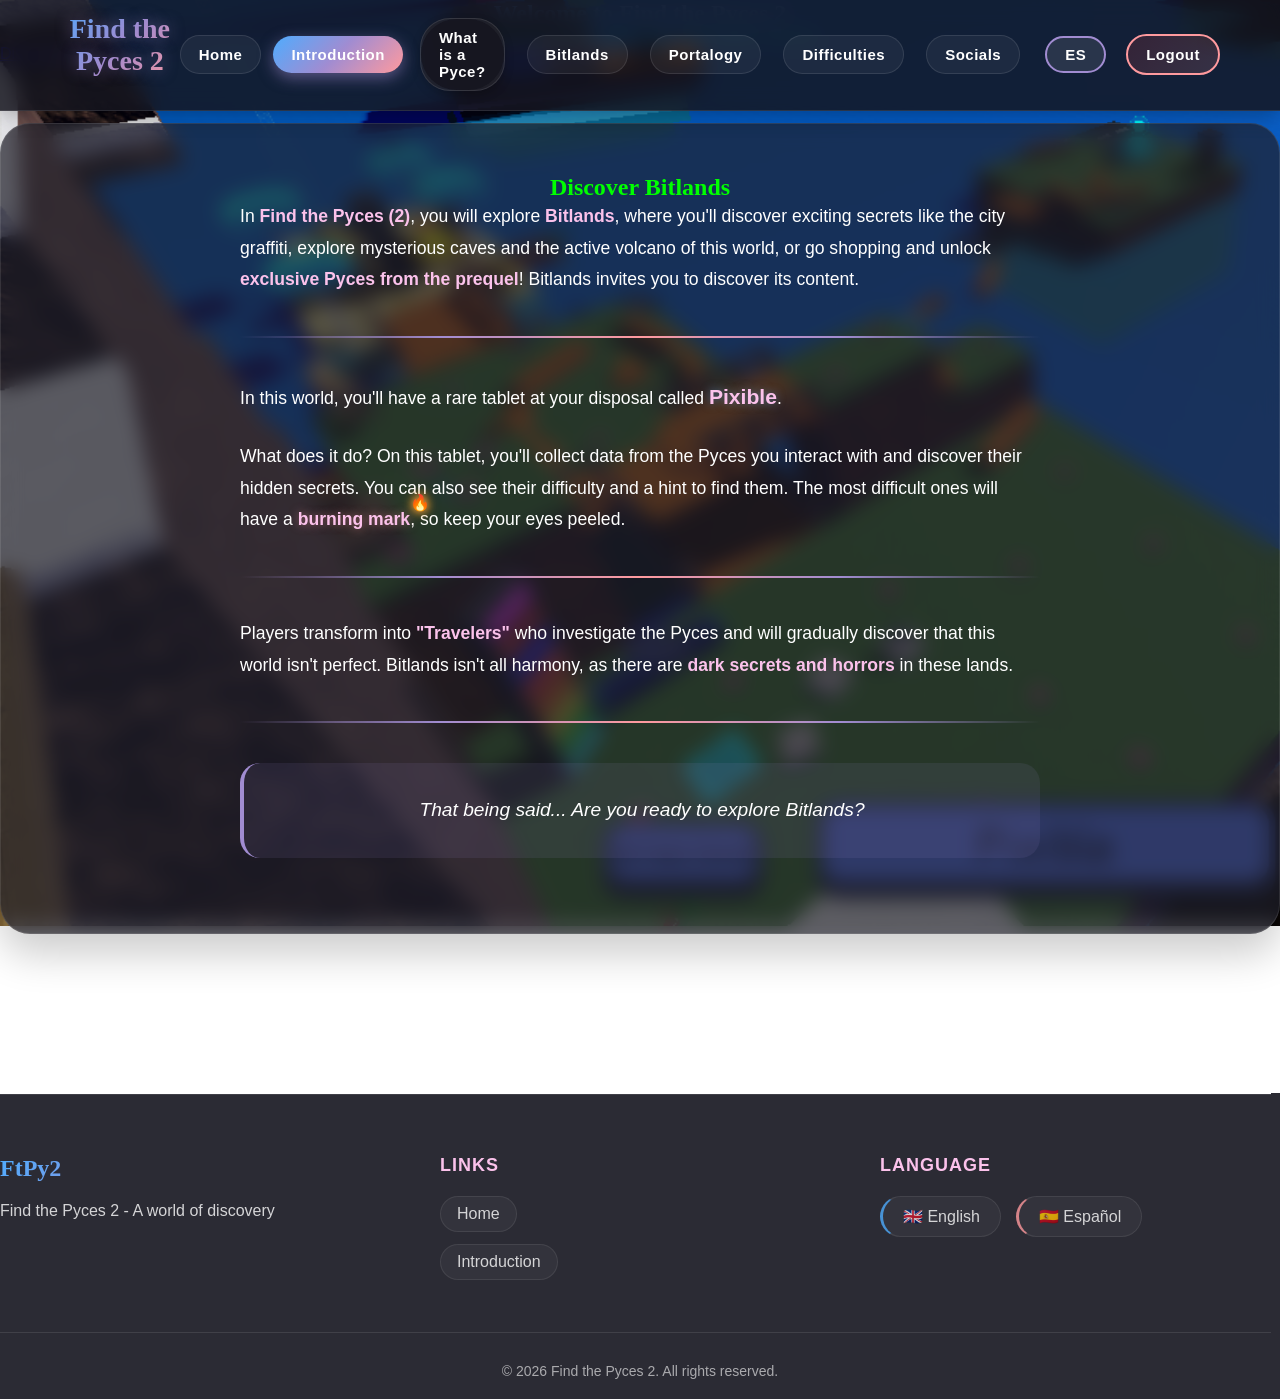
<file: FtPy-en.html>
<!DOCTYPE html>
<html lang="en">
<head>
    <meta charset="UTF-8">
    <meta name="viewport" content="width=device-width, initial-scale=1.0">
    <title>FtPy2 - Introduction</title>
    <link rel="icon" type="image/png" href="img/PycesIcon.png">
    <link rel="stylesheet" href="styles.css">
</head>
<body class="intro-page">
    <!-- Navigation Bar -->
    <nav class="navbar">
        <div class="nav-container">
            <div class="logo">
                <h2>Find the Pyces 2</h2>
            </div>
            <ul class="nav-menu">
                <li><a href="#home" class="active">Home</a></li>
                <li><a href="#introduction">Introduction</a></li>
                <li><a href="What-is-a-Pyce-2.html" class="page-link-btn">What is a Pyce?</a></li>
                <li><a href="Bitlands-en.html" class="simple-link">Bitlands</a></li>
                <li><a href="Portalogy-en.html" class="simple-link">Portalogy</a></li>
                <li><a href="Difficulties-en.html" class="simple-link">Difficulties</a></li>
                <li><a href="Socials-en.html" class="simple-link">Socials</a></li>
                <li><a href="FtPy-es.html" class="lang-switch">ES</a></li>
                <li><a href="index.html" class="logout-btn">Logout</a></li>
            </ul>
        </div>
    </nav>

    <!-- Hero Section -->
    <section id="home" class="hero-section">
        <div class="hero-content">
            <h1 class="hero-title">Welcome to <span class="gradient-text">Find the Pyces 2</span></h1>
            <p class="hero-subtitle">A world of curiosity, discovery, and hidden secrets</p>
            <div class="hero-buttons">
                <a href="#introduction" class="btn-primary">Discover Bitlands</a>
            </div>
        </div>
    </section>

    <!-- Introduction Section -->
    <section id="introduction" class="intro-summary-section">
        <div class="container">
            <div class="summary-card">
                <h2 class="section-title">Discover Bitlands</h2>
                
                <div class="summary-content">
                    <p>In <strong>Find the Pyces (2)</strong>, you will explore <strong>Bitlands</strong>, where you'll discover exciting secrets like the city graffiti, explore mysterious caves and the active volcano of this world, or go shopping and unlock <strong>exclusive Pyces from the prequel</strong>! Bitlands invites you to discover its content.</p>
                    
                    <div class="divider"></div>
                    
                    <p>In this world, you'll have a rare tablet at your disposal called <strong class="pixible-text">Pixible</strong>.</p>
                    
                    <p>What does it do? On this tablet, you'll collect data from the Pyces you interact with and discover their hidden secrets. You can also see their difficulty and a hint to find them. The most difficult ones will have a <strong class="ardient-text">burning mark</strong>, so keep your eyes peeled.</p>
                    
                    <div class="divider"></div>
                    
                    <p>Players transform into <strong>"Travelers"</strong> who investigate the Pyces and will gradually discover that this world isn't perfect. Bitlands isn't all harmony, as there are <strong>dark secrets and horrors</strong> in these lands.</p>
                    
                    <div class="divider"></div>
                    
                    <p class="closing-statement">That being said... Are you ready to explore Bitlands?</p>
                </div>
            </div>
        </div>
    </section>

    <!-- Footer -->
    <footer class="footer">
        <div class="container">
            <div class="footer-content">
                <div class="footer-section">
                    <h3>FtPy2</h3>
                    <p>Find the Pyces 2 - A world of discovery</p>
                </div>
                <div class="footer-section">
                    <h4>Links</h4>
                    <ul>
                        <li><a href="#home">Home</a></li>
                        <li><a href="#introduction">Introduction</a></li>
                    </ul>
                </div>
                <div class="footer-section">
                    <h4>Language</h4>
                    <div class="social-links">
                        <a href="FtPy-en.html">🇬🇧 English</a>
                        <a href="FtPy-es.html">🇪🇸 Español</a>
                    </div>
                </div>
            </div>
            <div class="footer-bottom">
                <p>&copy; 2026 Find the Pyces 2. All rights reserved.</p>
            </div>
        </div>
    </footer>

    <script>
        // Smooth scrolling
        document.querySelectorAll('a[href^="#"]').forEach(anchor => {
            anchor.addEventListener('click', function (e) {
                e.preventDefault();
                const target = document.querySelector(this.getAttribute('href'));
                if (target) {
                    target.scrollIntoView({
                        behavior: 'smooth',
                        block: 'start'
                    });
                }
            });
        });

        // Active navigation highlight
        window.addEventListener('scroll', () => {
            let current = '';
            const sections = document.querySelectorAll('section');
            const navLinks = document.querySelectorAll('.nav-menu a');
            
            sections.forEach(section => {
                const sectionTop = section.offsetTop;
                const sectionHeight = section.clientHeight;
                if (scrollY >= (sectionTop - 200)) {
                    current = section.getAttribute('id');
                }
            });

            navLinks.forEach(link => {
                link.classList.remove('active');
                if (link.getAttribute('href') === `#${current}`) {
                    link.classList.add('active');
                }
            });
        });
    </script>
</body>

</html>
</file>
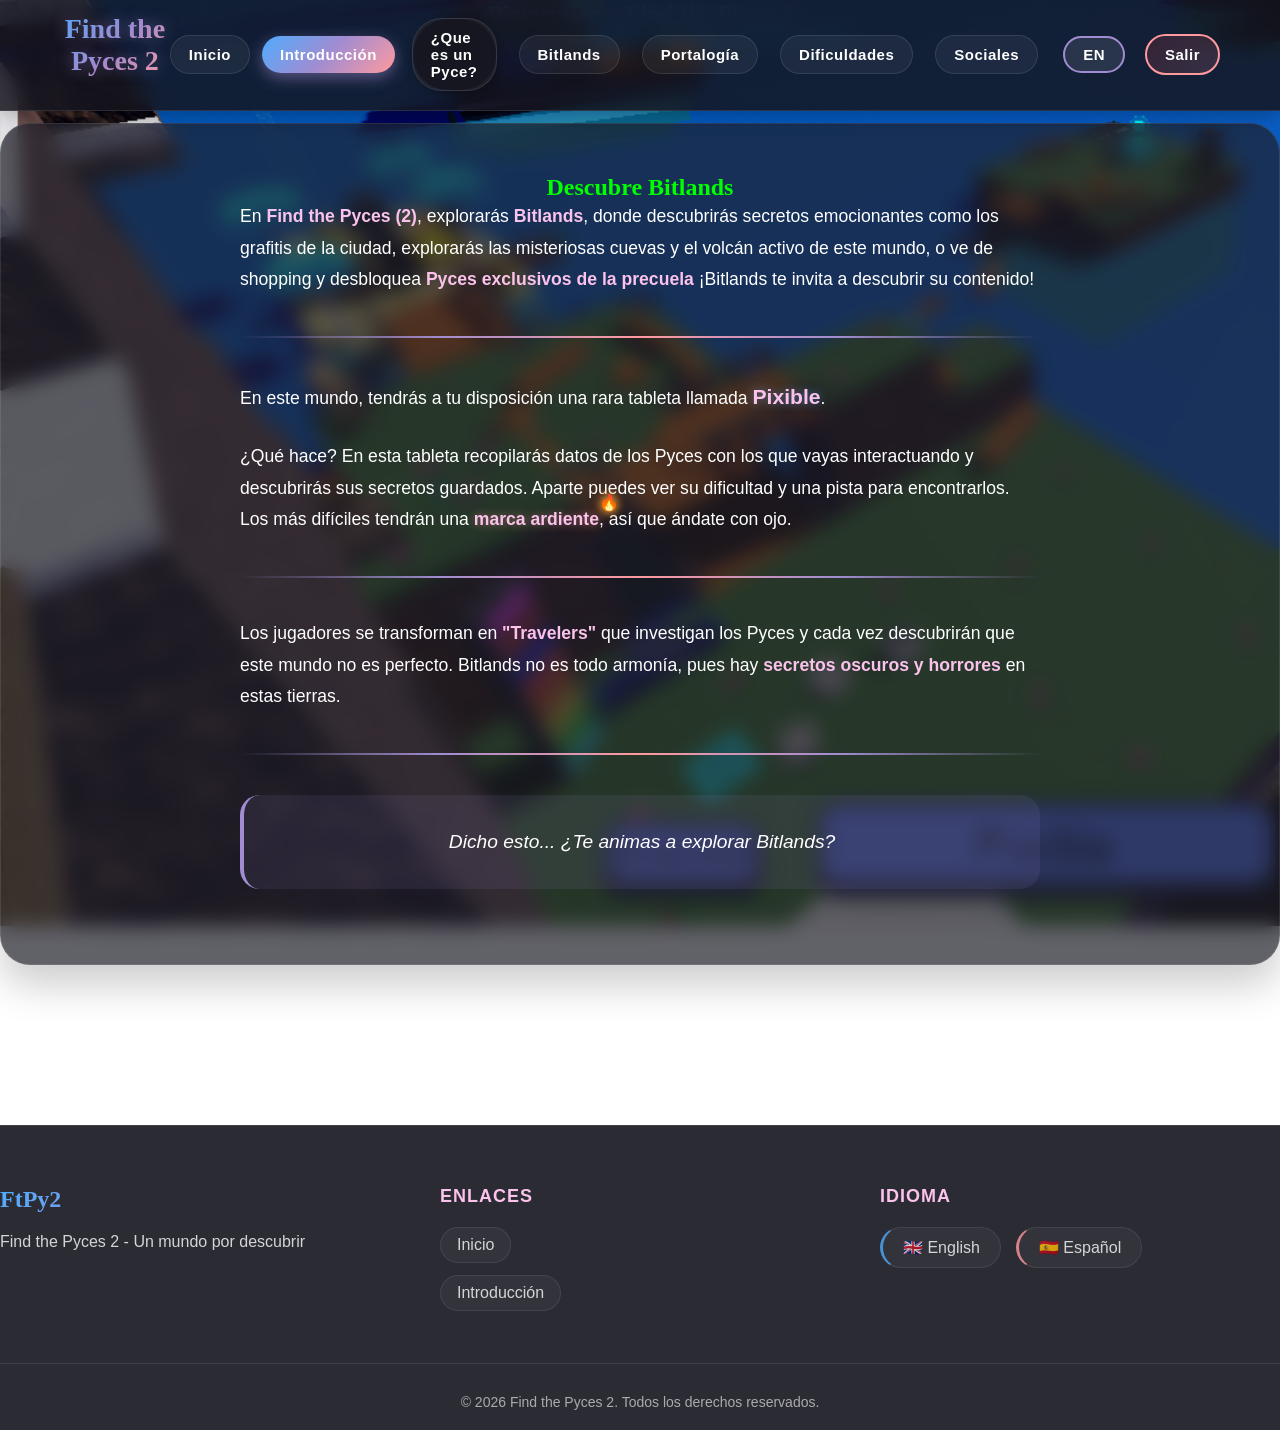
<file: FtPy-es.html>
<!DOCTYPE html>
<html lang="es">
<head>
    <meta charset="UTF-8">
    <meta name="viewport" content="width=device-width, initial-scale=1.0">
    <title>FtPy2 - Introducción</title>
    <link rel="icon" type="image/png" href="img/PycesIcon.png">
    <link rel="stylesheet" href="styles.css">
</head>
<body class="intro-page">
    <!-- Barra de navegación -->
    <nav class="navbar">
        <div class="nav-container">
            <div class="logo">
                <h2>Find the Pyces 2</h2>
            </div>
            <ul class="nav-menu">
                <li><a href="#inicio" class="active">Inicio</a></li>
                <li><a href="#introduccion">Introducción</a></li>
                <li><a href="Que-es-un-Pyce-2.html" class="page-link-btn">¿Que es un Pyce?</a></li>
                <li><a href="Bitlands-es.html" class="simple-link">Bitlands</a></li>
                <li><a href="Portalogia-es.html" class="simple-link">Portalogía</a></li>
                <li><a href="Dificuldades-es.html" class="simple-link">Dificuldades</a></li>
                <li><a href="Sociales-es.html" class="simple-link">Sociales</a></li>
                <li><a href="FtPy-en.html" class="lang-switch">EN</a></li>
                <li><a href="index.html" class="logout-btn">Salir</a></li>
            </ul>
        </div>
    </nav>

    <!-- Hero Section -->
    <section id="inicio" class="hero-section">
        <div class="hero-content">
            <h1 class="hero-title">Bienvenido a <span class="gradient-text">Find the Pyces 2</span></h1>
            <p class="hero-subtitle">Un mundo de curiosidad, descubrimiento y secretos ocultos</p>
            <div class="hero-buttons">
                <a href="#introduccion" class="btn-primary">Descubre Bitlands</a>
            </div>
        </div>
    </section>

    <!-- Sección de Introducción -->
    <section id="introduccion" class="intro-summary-section">
        <div class="container">
            <div class="summary-card">
                <h2 class="section-title">Descubre Bitlands</h2>
                
                <div class="summary-content">
                    <p>En <strong>Find the Pyces (2)</strong>, explorarás <strong>Bitlands</strong>, donde descubrirás secretos emocionantes como los grafitis de la ciudad, explorarás las misteriosas cuevas y el volcán activo de este mundo, o ve de shopping y desbloquea <strong>Pyces exclusivos de la precuela</strong> ¡Bitlands te invita a descubrir su contenido!</p>
                    
                    <div class="divider"></div>
                    
                    <p>En este mundo, tendrás a tu disposición una rara tableta llamada <strong class="pixible-text">Pixible</strong>.</p>
                    
                    <p>¿Qué hace? En esta tableta recopilarás datos de los Pyces con los que vayas interactuando y descubrirás sus secretos guardados. Aparte puedes ver su dificultad y una pista para encontrarlos. Los más difíciles tendrán una <strong class="ardient-text">marca ardiente</strong>, así que ándate con ojo.</p>
                    
                    <div class="divider"></div>
                    
                    <p>Los jugadores se transforman en <strong>"Travelers"</strong> que investigan los Pyces y cada vez descubrirán que este mundo no es perfecto. Bitlands no es todo armonía, pues hay <strong>secretos oscuros y horrores</strong> en estas tierras.</p>
                    
                    <div class="divider"></div>
                    
                    <p class="closing-statement">Dicho esto... ¿Te animas a explorar Bitlands?</p>
                </div>
            </div>
        </div>
    </section>

    <!-- Pie de página -->
    <footer class="footer">
        <div class="container">
            <div class="footer-content">
                <div class="footer-section">
                    <h3>FtPy2</h3>
                    <p>Find the Pyces 2 - Un mundo por descubrir</p>
                </div>
                <div class="footer-section">
                    <h4>Enlaces</h4>
                    <ul>
                        <li><a href="#inicio">Inicio</a></li>
                        <li><a href="#introduccion">Introducción</a></li>
                    </ul>
                </div>
                <div class="footer-section">
                    <h4>Idioma</h4>
                    <div class="social-links">
                        <a href="FtPy-en.html">🇬🇧 English</a>
                        <a href="FtPy-es.html">🇪🇸 Español</a>
                    </div>
                </div>
            </div>
            <div class="footer-bottom">
                <p>&copy; 2026 Find the Pyces 2. Todos los derechos reservados.</p>
            </div>
        </div>
    </footer>

    <script>
        // Smooth scrolling
        document.querySelectorAll('a[href^="#"]').forEach(anchor => {
            anchor.addEventListener('click', function (e) {
                e.preventDefault();
                const target = document.querySelector(this.getAttribute('href'));
                if (target) {
                    target.scrollIntoView({
                        behavior: 'smooth',
                        block: 'start'
                    });
                }
            });
        });

        // Active navigation highlight
        window.addEventListener('scroll', () => {
            let current = '';
            const sections = document.querySelectorAll('section');
            const navLinks = document.querySelectorAll('.nav-menu a');
            
            sections.forEach(section => {
                const sectionTop = section.offsetTop;
                const sectionHeight = section.clientHeight;
                if (scrollY >= (sectionTop - 200)) {
                    current = section.getAttribute('id');
                }
            });

            navLinks.forEach(link => {
                link.classList.remove('active');
                if (link.getAttribute('href') === `#${current}`) {
                    link.classList.add('active');
                }
            });
        });
    </script>
</body>

</html>
</file>
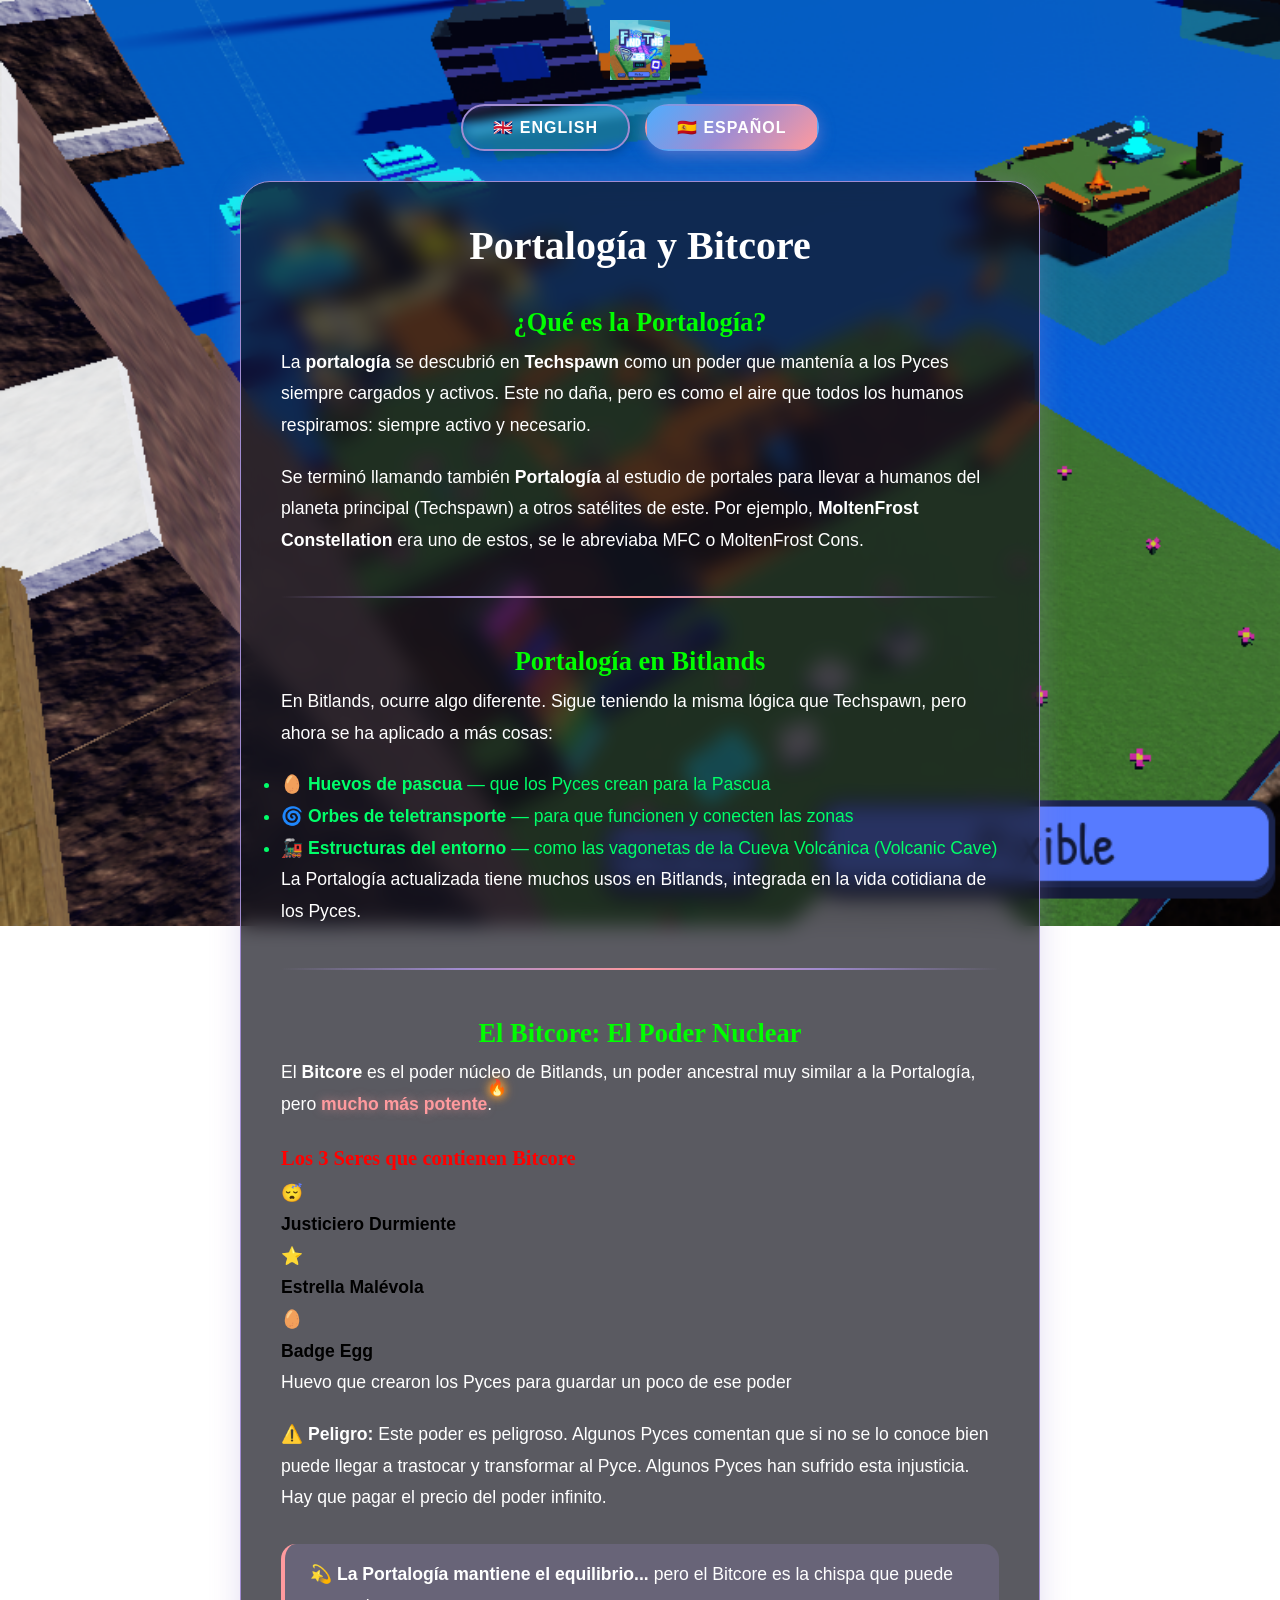
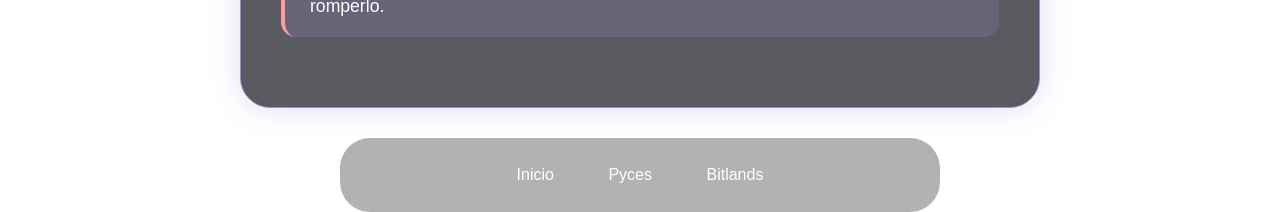
<file: Portalogia-es.html>
<!DOCTYPE html>
<html lang="es">
<head>
    <meta charset="UTF-8">
    <meta name="viewport" content="width=device-width, initial-scale=1.0">
    <title>FtPy2 - Portalogía y Bitcore</title>
    <link rel="icon" type="image/png" href="img/PycesIcon.png">
    <link rel="stylesheet" href="styles.css">
</head>
<body>
    <!-- Header con logo -->
    <div class="simple-header">
        <img src="img/PycesIcon.png" alt="FtPy2 Logo" class="simple-logo">
    </div>

    <!-- Selector de idioma como BOTONES -->
    <div class="language-buttons">
        <a href="Portalogy-en.html" class="lang-btn">🇬🇧 ENGLISH</a>
        <a href="Portalogia-es.html" class="lang-btn active">🇪🇸 ESPAÑOL</a>
    </div>

    <!-- Contenido principal -->
    <div class="simple-container">
        <h1 class="simple-title"><span class="gradient-text">Portalogía</span> y <span class="gradient-text">Bitcore</span></h1>
        
        <div class="simple-content">
            <h2 class="subsection-title">¿Qué es la Portalogía?</h2>
            
            <p>La <strong>portalogía</strong> se descubrió en <strong>Techspawn</strong> como un poder que mantenía a los Pyces siempre cargados y activos. Este no daña, pero es como el aire que todos los humanos respiramos: siempre activo y necesario.</p>
            
            <p>Se terminó llamando también <strong>Portalogía</strong> al estudio de portales para llevar a humanos del planeta principal (Techspawn) a otros satélites de este. Por ejemplo, <strong>MoltenFrost Constellation</strong> era uno de estos, se le abreviaba MFC o MoltenFrost Cons.</p>
            
            <div class="divider"></div>
            
            <h2 class="subsection-title">Portalogía en Bitlands</h2>
            
            <p>En Bitlands, ocurre algo diferente. Sigue teniendo la misma lógica que Techspawn, pero ahora se ha aplicado a más cosas:</p>
            
            <ul class="pyce-list">
                <li><span class="list-icon">🥚</span> <strong>Huevos de pascua</strong> — que los Pyces crean para la Pascua</li>
                <li><span class="list-icon">🌀</span> <strong>Orbes de teletransporte</strong> — para que funcionen y conecten las zonas</li>
                <li><span class="list-icon">🚂</span> <strong>Estructuras del entorno</strong> — como las vagonetas de la Cueva Volcánica (Volcanic Cave)</li>
            </ul>
            
            <p>La Portalogía actualizada tiene muchos usos en Bitlands, integrada en la vida cotidiana de los Pyces.</p>
            
            <div class="divider"></div>
            
            <h2 class="subsection-title">El Bitcore: El Poder Nuclear</h2>
            
            <p>El <strong>Bitcore</strong> es el poder núcleo de Bitlands, un poder ancestral muy similar a la Portalogía, pero <strong class="ardient-text">mucho más potente</strong>.</p>
            
            <h3 class="zone-title">Los 3 Seres que contienen Bitcore</h3>
            
            <div class="bitcore-beings">
                <div class="being-card">
                    <span class="being-icon">😴</span>
                    <h4>Justiciero Durmiente</h4>
                </div>
                <div class="being-card">
                    <span class="being-icon">⭐</span>
                    <h4>Estrella Malévola</h4>
                </div>
                <div class="being-card">
                    <span class="being-icon">🥚</span>
                    <h4>Badge Egg</h4>
                    <p class="being-desc">Huevo que crearon los Pyces para guardar un poco de ese poder</p>
                </div>
            </div>
            
            <div class="warning-box">
                <p>⚠️ <strong>Peligro:</strong> Este poder es peligroso. Algunos Pyces comentan que si no se lo conoce bien puede llegar a trastocar y transformar al Pyce. Algunos Pyces han sufrido esta injusticia. Hay que pagar el precio del poder infinito.</p>
            </div>
            
            <div class="simple-info-box">
                <p>💫 <strong>La Portalogía mantiene el equilibrio...</strong> pero el Bitcore es la chispa que puede romperlo.</p>
            </div>
        </div>
    </div>

    <!-- Índice / Navegación -->
    <div class="simple-footer-links">
        <a href="FtPy-es.html" class="simple-link">Inicio</a>
        <a href="Que-es-un-Pyce-2.html" class="simple-link">Pyces</a>
        <a href="Bitlands-es.html" class="simple-link">Bitlands</a>
    </div>
</body>

</html>
</file>
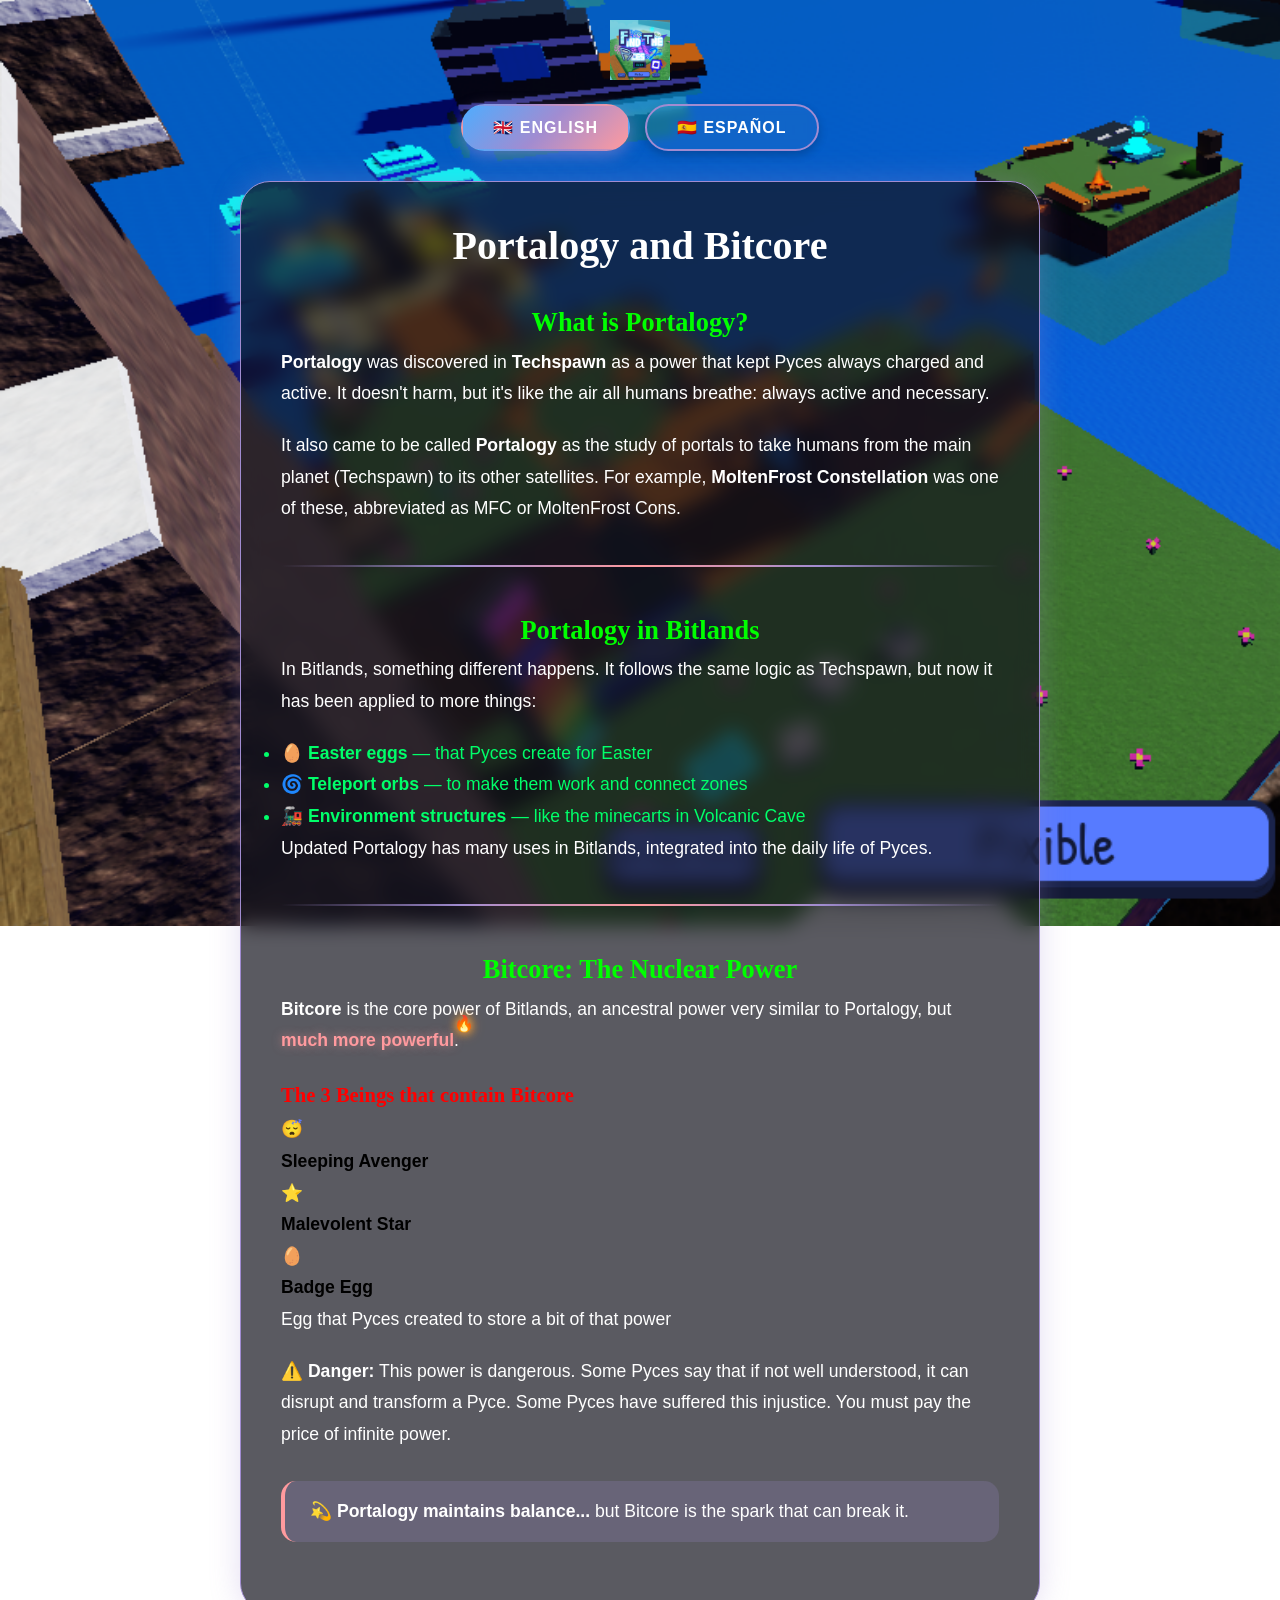
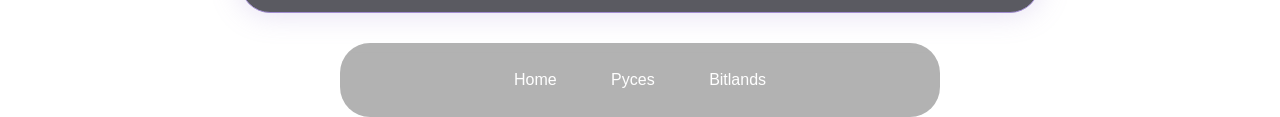
<file: Portalogy-en.html>
<!DOCTYPE html>
<html lang="en">
<head>
    <meta charset="UTF-8">
    <meta name="viewport" content="width=device-width, initial-scale=1.0">
    <title>FtPy2 - Portalogy and Bitcore</title>
    <link rel="icon" type="image/png" href="img/PycesIcon.png">
    <link rel="stylesheet" href="styles.css">
</head>
<body>
    <!-- Header with logo -->
    <div class="simple-header">
        <img src="img/PycesIcon.png" alt="FtPy2 Logo" class="simple-logo">
    </div>

    <!-- Language selector as BUTTONS -->
    <div class="language-buttons">
        <a href="Portalogy-en.html" class="lang-btn active">🇬🇧 ENGLISH</a>
        <a href="Portalogia-es.html" class="lang-btn">🇪🇸 ESPAÑOL</a>
    </div>

    <!-- Main content -->
    <div class="simple-container">
        <h1 class="simple-title"><span class="gradient-text">Portalogy</span> and <span class="gradient-text">Bitcore</span></h1>
        
        <div class="simple-content">
            <h2 class="subsection-title">What is Portalogy?</h2>
            
            <p><strong>Portalogy</strong> was discovered in <strong>Techspawn</strong> as a power that kept Pyces always charged and active. It doesn't harm, but it's like the air all humans breathe: always active and necessary.</p>
            
            <p>It also came to be called <strong>Portalogy</strong> as the study of portals to take humans from the main planet (Techspawn) to its other satellites. For example, <strong>MoltenFrost Constellation</strong> was one of these, abbreviated as MFC or MoltenFrost Cons.</p>
            
            <div class="divider"></div>
            
            <h2 class="subsection-title">Portalogy in Bitlands</h2>
            
            <p>In Bitlands, something different happens. It follows the same logic as Techspawn, but now it has been applied to more things:</p>
            
            <ul class="pyce-list">
                <li><span class="list-icon">🥚</span> <strong>Easter eggs</strong> — that Pyces create for Easter</li>
                <li><span class="list-icon">🌀</span> <strong>Teleport orbs</strong> — to make them work and connect zones</li>
                <li><span class="list-icon">🚂</span> <strong>Environment structures</strong> — like the minecarts in Volcanic Cave</li>
            </ul>
            
            <p>Updated Portalogy has many uses in Bitlands, integrated into the daily life of Pyces.</p>
            
            <div class="divider"></div>
            
            <h2 class="subsection-title">Bitcore: The Nuclear Power</h2>
            
            <p><strong>Bitcore</strong> is the core power of Bitlands, an ancestral power very similar to Portalogy, but <strong class="ardient-text">much more powerful</strong>.</p>
            
            <h3 class="zone-title">The 3 Beings that contain Bitcore</h3>
            
            <div class="bitcore-beings">
                <div class="being-card">
                    <span class="being-icon">😴</span>
                    <h4>Sleeping Avenger</h4>
                </div>
                <div class="being-card">
                    <span class="being-icon">⭐</span>
                    <h4>Malevolent Star</h4>
                </div>
                <div class="being-card">
                    <span class="being-icon">🥚</span>
                    <h4>Badge Egg</h4>
                    <p class="being-desc">Egg that Pyces created to store a bit of that power</p>
                </div>
            </div>
            
            <div class="warning-box">
                <p>⚠️ <strong>Danger:</strong> This power is dangerous. Some Pyces say that if not well understood, it can disrupt and transform a Pyce. Some Pyces have suffered this injustice. You must pay the price of infinite power.</p>
            </div>
            
            <div class="simple-info-box">
                <p>💫 <strong>Portalogy maintains balance...</strong> but Bitcore is the spark that can break it.</p>
            </div>
        </div>
    </div>

    <!-- Footer navigation -->
    <div class="simple-footer-links">
        <a href="FtPy-en.html" class="simple-link">Home</a>
        <a href="What-is-a-Pyce-2.html" class="simple-link">Pyces</a>
        <a href="Bitlands-en.html" class="simple-link">Bitlands</a>
    </div>
</body>

</html>
</file>
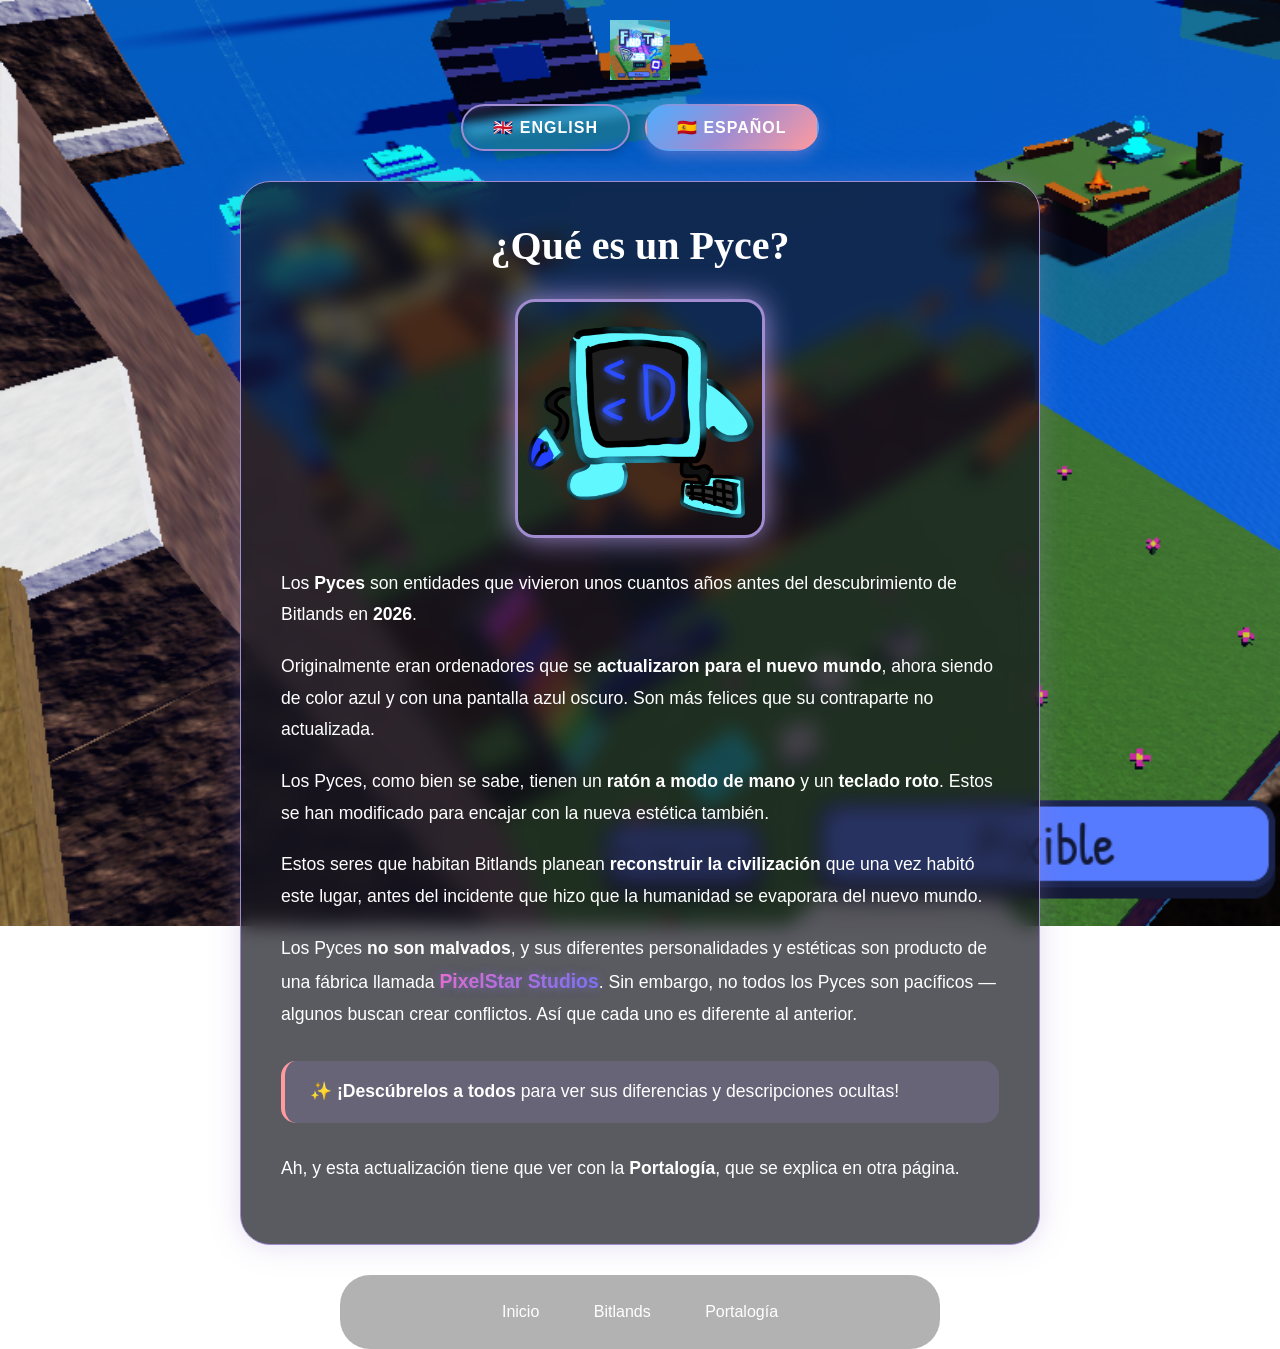
<file: Que-es-un-Pyce-2.html>
<!DOCTYPE html>
<html lang="es">
<head>
    <meta charset="UTF-8">
    <meta name="viewport" content="width=device-width, initial-scale=1.0">
    <title>FtPy2 - ¿Qué es un Pyce?</title>
    <link rel="icon" type="image/png" href="img/PycesIcon.png">
    <link rel="stylesheet" href="styles.css">
</head>
<body>
    <!-- Header con logo -->
    <div class="simple-header">
        <img src="img/PycesIcon.png" alt="FtPy2 Logo" class="simple-logo">
    </div>

    <!-- Selector de idioma como BOTONES -->
    <div class="language-buttons">
        <a href="What-is-a-Pyce-2.html" class="lang-btn">🇬🇧 ENGLISH</a>
        <a href="Que-es-un-Pyce-2.html" class="lang-btn active">🇪🇸 ESPAÑOL</a>
    </div>

    <!-- Contenido principal -->
    <div class="simple-container">
        <h1 class="simple-title">¿Qué es un <span class="gradient-text">Pyce</span>?</h1>
        
        <div class="simple-image-container">
            <img src="img/Pyce2.png" class="simple-pyce-image" alt="Pyce 2.0">
        </div>
        
        <div class="simple-content">
            <p>Los <strong>Pyces</strong> son entidades que vivieron unos cuantos años antes del descubrimiento de Bitlands en <strong>2026</strong>.</p>
            
            <p>Originalmente eran ordenadores que se <strong>actualizaron para el nuevo mundo</strong>, ahora siendo de color azul y con una pantalla azul oscuro. Son más felices que su contraparte no actualizada.</p>
            
            <p>Los Pyces, como bien se sabe, tienen un <strong>ratón a modo de mano</strong> y un <strong>teclado roto</strong>. Estos se han modificado para encajar con la nueva estética también.</p>
            
            <p>Estos seres que habitan Bitlands planean <strong>reconstruir la civilización</strong> que una vez habitó este lugar, antes del incidente que hizo que la humanidad se evaporara del nuevo mundo.</p>
            
            <p>Los Pyces <strong>no son malvados</strong>, y sus diferentes personalidades y estéticas son producto de una fábrica llamada <strong class="pixelstar-text">PixelStar Studios</strong>. Sin embargo, no todos los Pyces son pacíficos — algunos buscan crear conflictos. Así que cada uno es diferente al anterior.</p>
            
            <div class="simple-info-box">
                <p>✨ <strong>¡Descúbrelos a todos</strong> para ver sus diferencias y descripciones ocultas!</p>
            </div>
            
            <p>Ah, y esta actualización tiene que ver con la <strong>Portalogía</strong>, que se explica en otra página.</p>
        </div>
    </div>

    <!-- Índice / Navegación -->
    <div class="simple-footer-links">
        <a href="FtPy-es.html" class="simple-link">Inicio</a>
        <a href="Bitlands-es.html" class="simple-link">Bitlands</a>
        <a href="Portalogia-es.html" class="simple-link">Portalogía</a>
    </div>
</body>

</html>
</file>
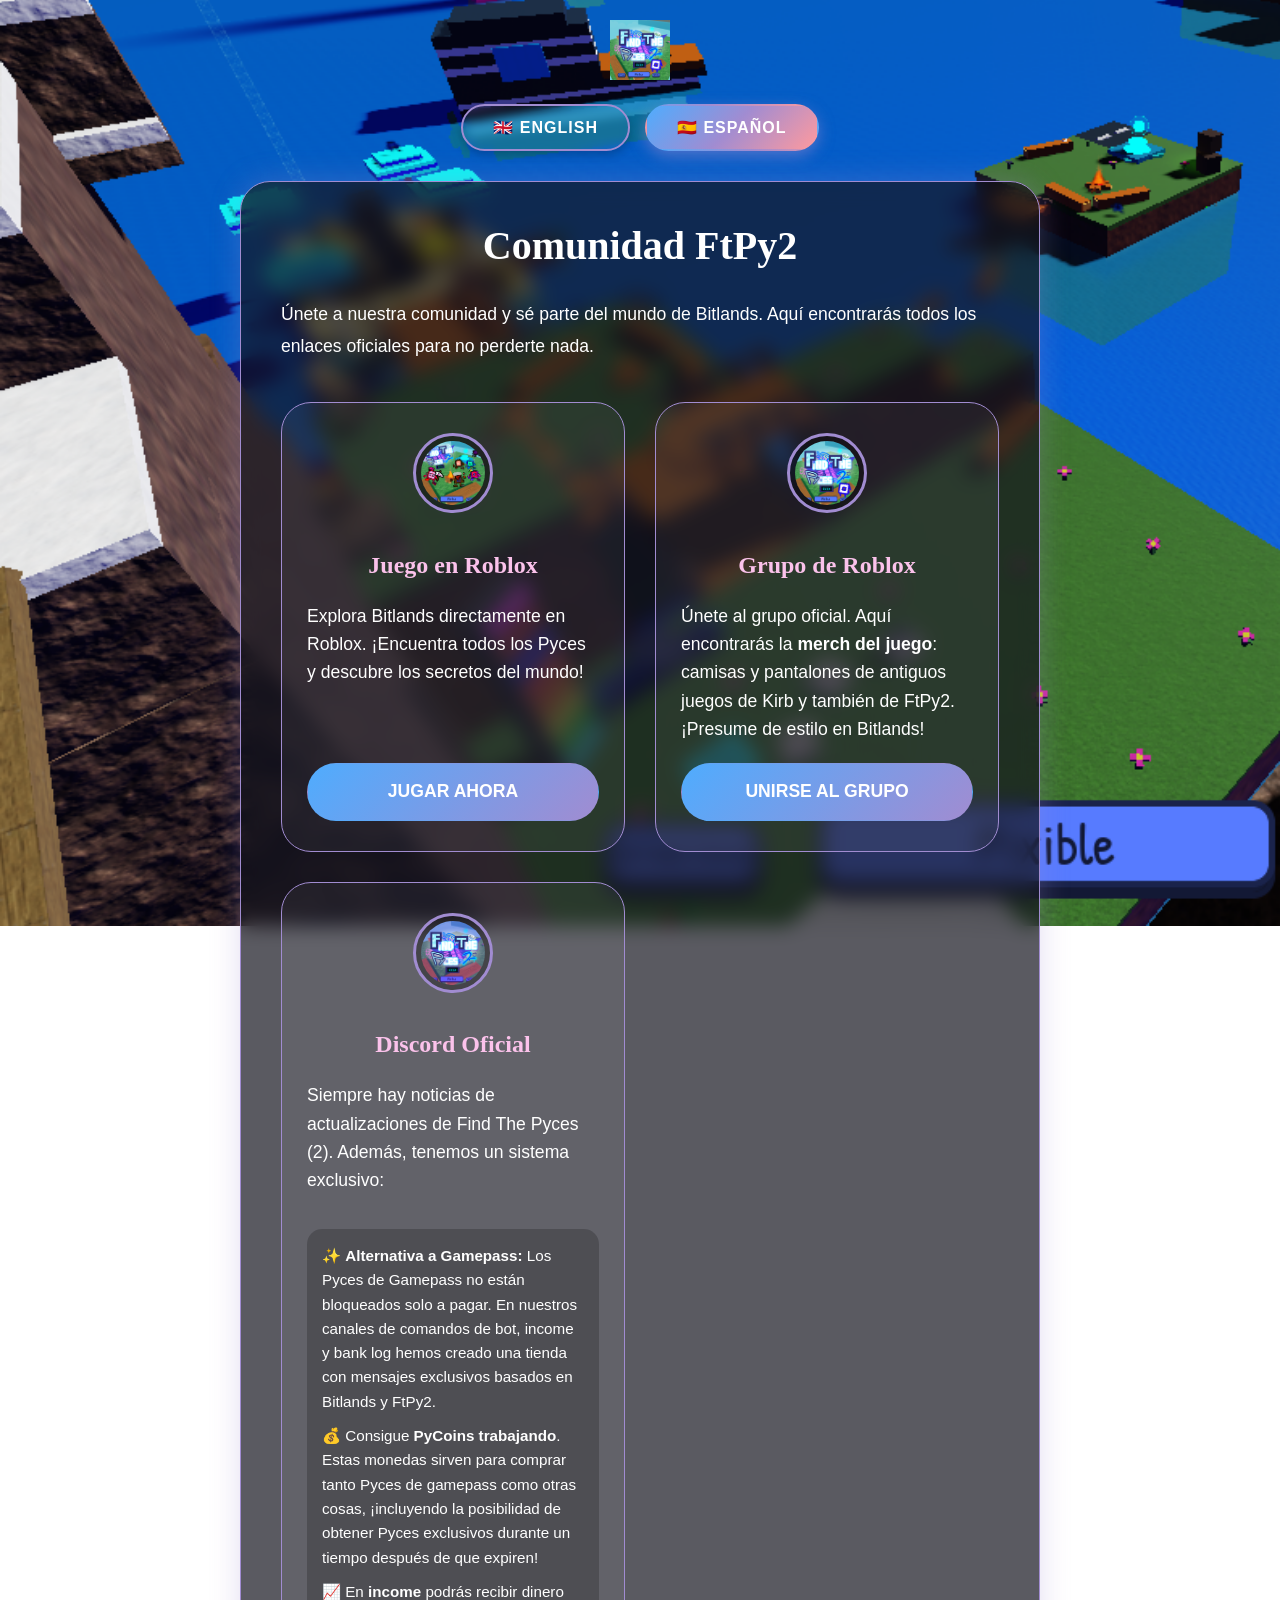
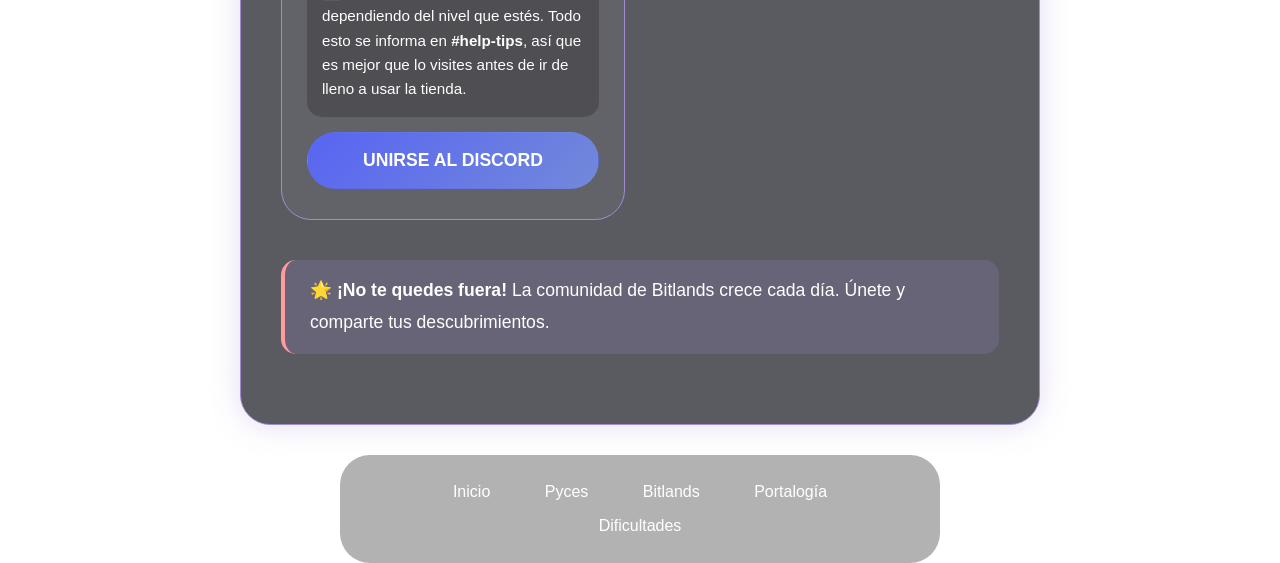
<file: Sociales-es.html>
<!DOCTYPE html>
<html lang="es">
<head>
    <meta charset="UTF-8">
    <meta name="viewport" content="width=device-width, initial-scale=1.0">
    <title>FtPy2 - Sociales</title>
    <link rel="icon" type="image/png" href="img/PycesIcon.png">
    <link rel="stylesheet" href="styles.css">
</head>
<body>
    <!-- Header con logo -->
    <div class="simple-header">
        <img src="img/PycesIcon.png" alt="FtPy2 Logo" class="simple-logo">
    </div>

    <!-- Selector de idioma como BOTONES -->
    <div class="language-buttons">
        <a href="Socials-en.html" class="lang-btn">🇬🇧 ENGLISH</a>
        <a href="Sociales-es.html" class="lang-btn active">🇪🇸 ESPAÑOL</a>
    </div>

    <!-- Contenido principal -->
    <div class="simple-container">
        <h1 class="simple-title">Comunidad <span class="gradient-text">FtPy2</span></h1>
        
        <div class="simple-content">
            <p>Únete a nuestra comunidad y sé parte del mundo de Bitlands. Aquí encontrarás todos los enlaces oficiales para no perderte nada.</p>
            
            <div class="social-cards-grid">
                <!-- Juego de Roblox -->
                <div class="social-card">
                    <div class="social-icon">
                        <img src="img/FtPy2.png" alt="FtPy2 Logo" class="social-icon-img">
                    </div>
                    <h2>Juego en Roblox</h2>
                    <p>Explora Bitlands directamente en Roblox. ¡Encuentra todos los Pyces y descubre los secretos del mundo!</p>
                    <a href="https://www.roblox.com/es/games/112542011277766/Find-The-Pyces" target="_blank" class="social-link-btn">JUGAR AHORA</a>
                </div>
                
                <!-- Grupo de Roblox -->
                <div class="social-card">
                    <div class="social-icon">
                        <img src="img/PycesIcon.png" alt="Grupo Pyces Logo" class="social-icon-img">
                    </div>
                    <h2>Grupo de Roblox</h2>
                    <p>Únete al grupo oficial. Aquí encontrarás la <strong>merch del juego</strong>: camisas y pantalones de antiguos juegos de Kirb y también de FtPy2. ¡Presume de estilo en Bitlands!</p>
                    <a href="https://www.roblox.com/es/communities/33096379/Find-Those-Pyce-ROBLOX-GROUP#!/about" target="_blank" class="social-link-btn">UNIRSE AL GRUPO</a>
                </div>
                
                <!-- Servidor de Discord -->
                <div class="social-card">
                    <div class="social-icon">
                        <img src="img/DisLogo.png" alt="Discord Logo" class="social-icon-img">
                    </div>
                    <h2>Discord Oficial</h2>
                    <p>Siempre hay noticias de actualizaciones de Find The Pyces (2). Además, tenemos un sistema exclusivo:</p>
                    
                    <div class="discord-features">
                        <p>✨ <strong>Alternativa a Gamepass:</strong> Los Pyces de Gamepass no están bloqueados solo a pagar. En nuestros canales de comandos de bot, income y bank log hemos creado una tienda con mensajes exclusivos basados en Bitlands y FtPy2.</p>
                        
                        <p>💰 Consigue <strong>PyCoins trabajando</strong>. Estas monedas sirven para comprar tanto Pyces de gamepass como otras cosas, ¡incluyendo la posibilidad de obtener Pyces exclusivos durante un tiempo después de que expiren!</p>
                        
                        <p>📈 En <strong>income</strong> podrás recibir dinero dependiendo del nivel que estés. Todo esto se informa en <strong>#help-tips</strong>, así que es mejor que lo visites antes de ir de lleno a usar la tienda.</p>
                    </div>
                    
                    <a href="https://discord.gg/Y7D89bSq9f" target="_blank" class="social-link-btn discord-btn">UNIRSE AL DISCORD</a>
                </div>
            </div>
            
            <div class="simple-info-box" style="margin-top: 30px;">
                <p>🌟 <strong>¡No te quedes fuera!</strong> La comunidad de Bitlands crece cada día. Únete y comparte tus descubrimientos.</p>
            </div>
        </div>
    </div>

    <!-- Índice / Navegación -->
    <div class="simple-footer-links">
        <a href="FtPy-es.html" class="simple-link">Inicio</a>
        <a href="Que-es-un-Pyce-2.html" class="simple-link">Pyces</a>
        <a href="Bitlands-es.html" class="simple-link">Bitlands</a>
        <a href="Portalogia-es.html" class="simple-link">Portalogía</a>
        <a href="Dificultades-es.html" class="simple-link">Dificultades</a>
    </div>
</body>

</html>
</file>
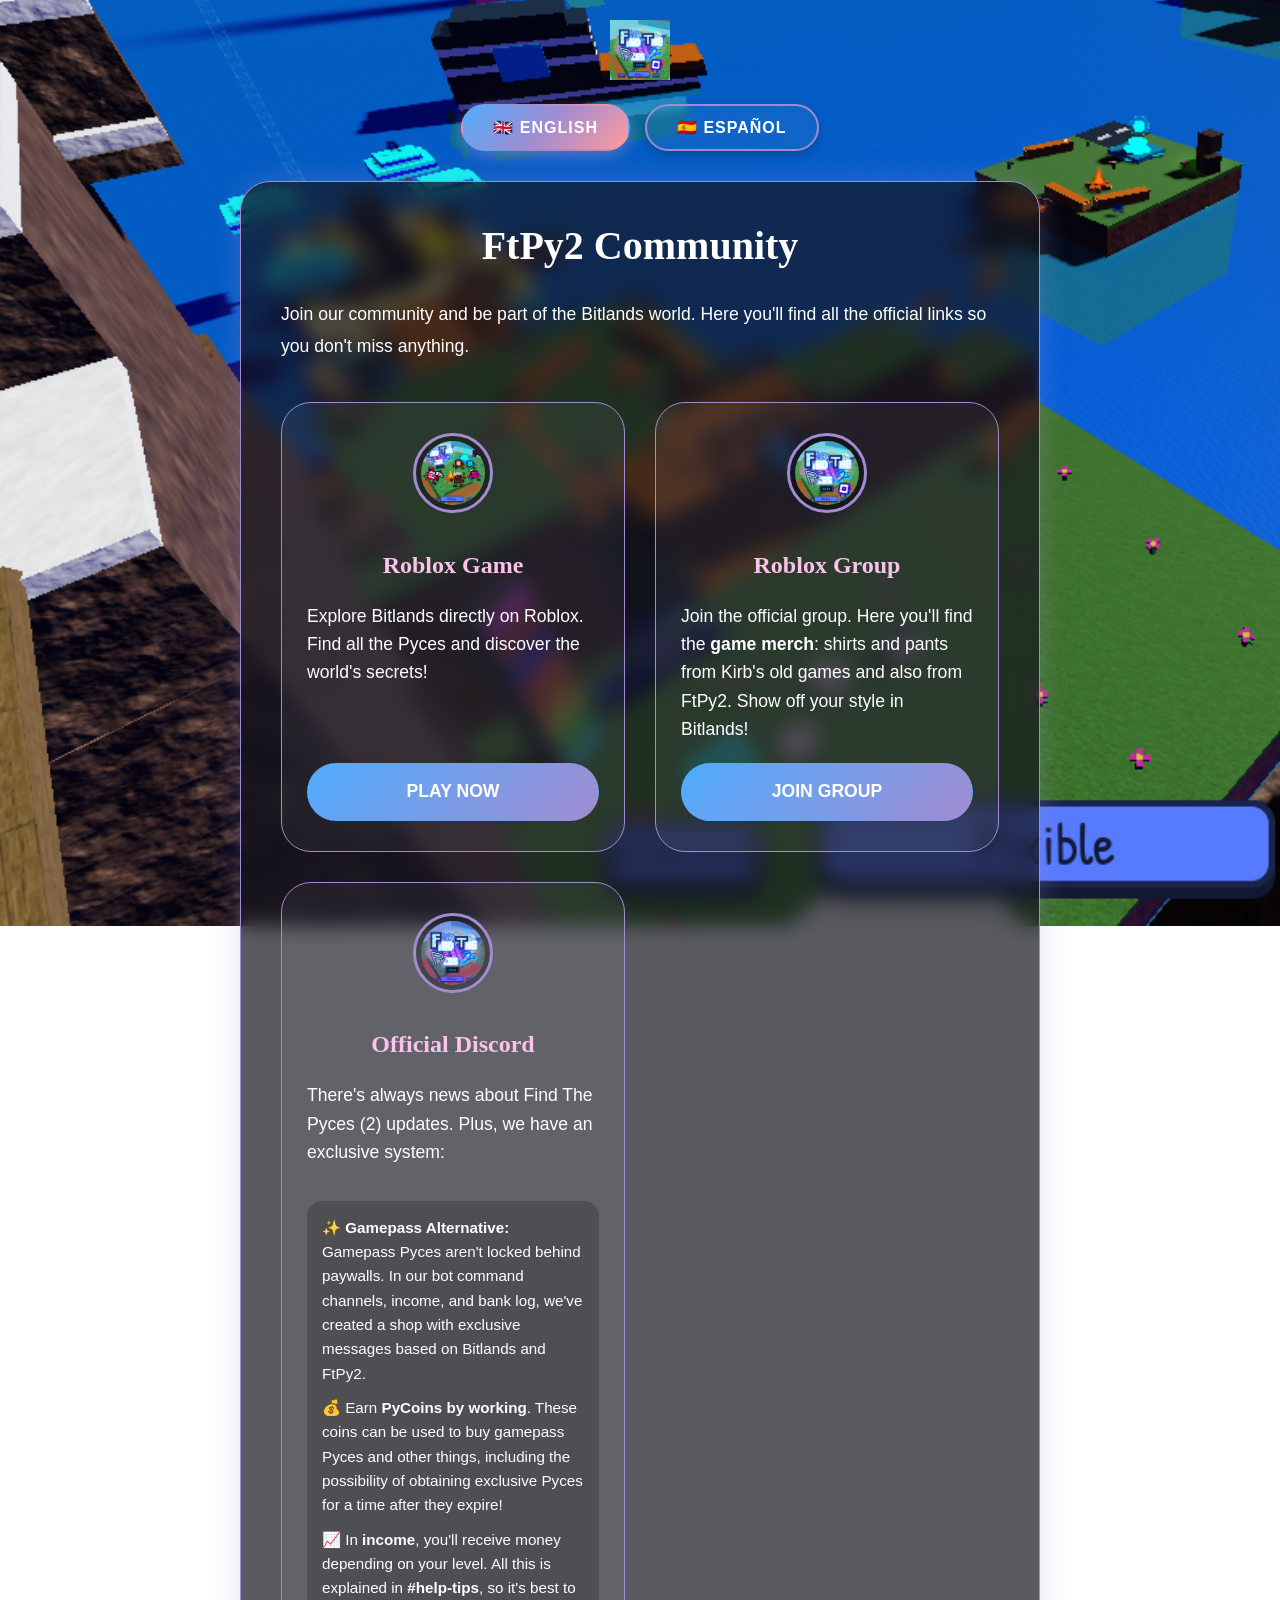
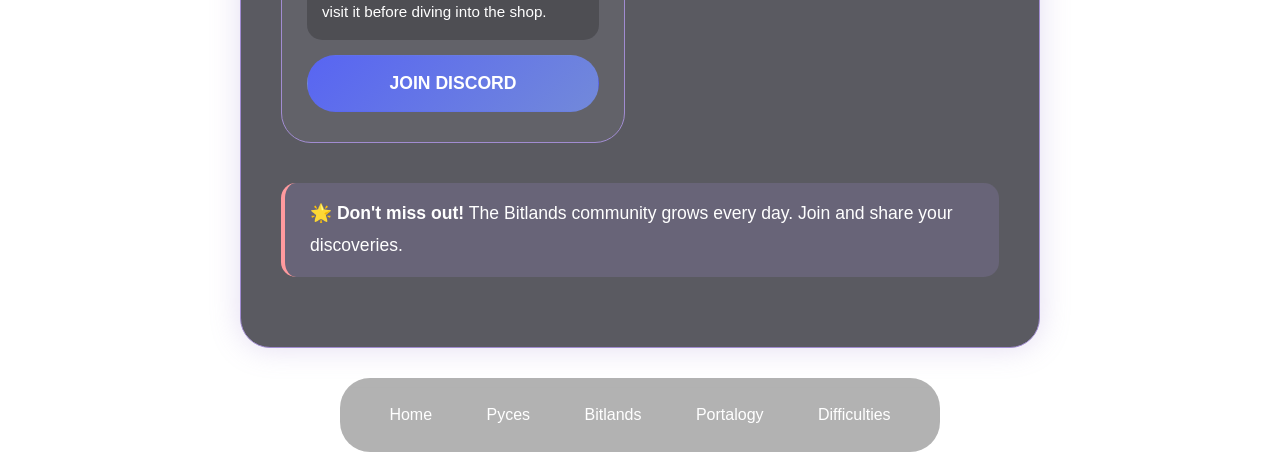
<file: Socials-en.html>
<!DOCTYPE html>
<html lang="en">
<head>
    <meta charset="UTF-8">
    <meta name="viewport" content="width=device-width, initial-scale=1.0">
    <title>FtPy2 - Socials</title>
    <link rel="icon" type="image/png" href="img/PycesIcon.png">
    <link rel="stylesheet" href="styles.css">
</head>
<body>
    <!-- Header with logo -->
    <div class="simple-header">
        <img src="img/PycesIcon.png" alt="FtPy2 Logo" class="simple-logo">
    </div>

    <!-- Language selector as BUTTONS -->
    <div class="language-buttons">
        <a href="Socials-en.html" class="lang-btn active">🇬🇧 ENGLISH</a>
        <a href="Sociales-es.html" class="lang-btn">🇪🇸 ESPAÑOL</a>
    </div>

    <!-- Main content -->
    <div class="simple-container">
        <h1 class="simple-title"><span class="gradient-text">FtPy2</span> Community</h1>
        
        <div class="simple-content">
            <p>Join our community and be part of the Bitlands world. Here you'll find all the official links so you don't miss anything.</p>
            
            <div class="social-cards-grid">
                <!-- Roblox Game -->
                <div class="social-card">
                    <div class="social-icon">
                        <img src="img/FtPy2.png" alt="FtPy2 Logo" class="social-icon-img">
                    </div>
                    <h2>Roblox Game</h2>
                    <p>Explore Bitlands directly on Roblox. Find all the Pyces and discover the world's secrets!</p>
                    <a href="https://www.roblox.com/games/112542011277766/Find-The-Pyces" target="_blank" class="social-link-btn">PLAY NOW</a>
                </div>
                
                <!-- Roblox Group -->
                <div class="social-card">
                    <div class="social-icon">
                        <img src="img/PycesIcon.png" alt="Pyces Group Logo" class="social-icon-img">
                    </div>
                    <h2>Roblox Group</h2>
                    <p>Join the official group. Here you'll find the <strong>game merch</strong>: shirts and pants from Kirb's old games and also from FtPy2. Show off your style in Bitlands!</p>
                    <a href="https://www.roblox.com/communities/33096379/Find-Those-Pyce-ROBLOX-GROUP#!/about" target="_blank" class="social-link-btn">JOIN GROUP</a>
                </div>
                
                <!-- Discord Server -->
                <div class="social-card">
                    <div class="social-icon">
                        <img src="img/DisLogo.png" alt="Discord Logo" class="social-icon-img">
                    </div>
                    <h2>Official Discord</h2>
                    <p>There's always news about Find The Pyces (2) updates. Plus, we have an exclusive system:</p>
                    
                    <div class="discord-features">
                        <p>✨ <strong>Gamepass Alternative:</strong> Gamepass Pyces aren't locked behind paywalls. In our bot command channels, income, and bank log, we've created a shop with exclusive messages based on Bitlands and FtPy2.</p>
                        
                        <p>💰 Earn <strong>PyCoins by working</strong>. These coins can be used to buy gamepass Pyces and other things, including the possibility of obtaining exclusive Pyces for a time after they expire!</p>
                        
                        <p>📈 In <strong>income</strong>, you'll receive money depending on your level. All this is explained in <strong>#help-tips</strong>, so it's best to visit it before diving into the shop.</p>
                    </div>
                    
                    <a href="https://discord.gg/Y7D89bSq9f" target="_blank" class="social-link-btn discord-btn">JOIN DISCORD</a>
                </div>
            </div>
            
            <div class="simple-info-box" style="margin-top: 30px;">
                <p>🌟 <strong>Don't miss out!</strong> The Bitlands community grows every day. Join and share your discoveries.</p>
            </div>
        </div>
    </div>

    <!-- Footer navigation -->
    <div class="simple-footer-links">
        <a href="FtPy-en.html" class="simple-link">Home</a>
        <a href="What-is-a-Pyce-2.html" class="simple-link">Pyces</a>
        <a href="Bitlands-en.html" class="simple-link">Bitlands</a>
        <a href="Portalogy-en.html" class="simple-link">Portalogy</a>
        <a href="Difficulties-en.html" class="simple-link">Difficulties</a>
    </div>
</body>

</html>
</file>
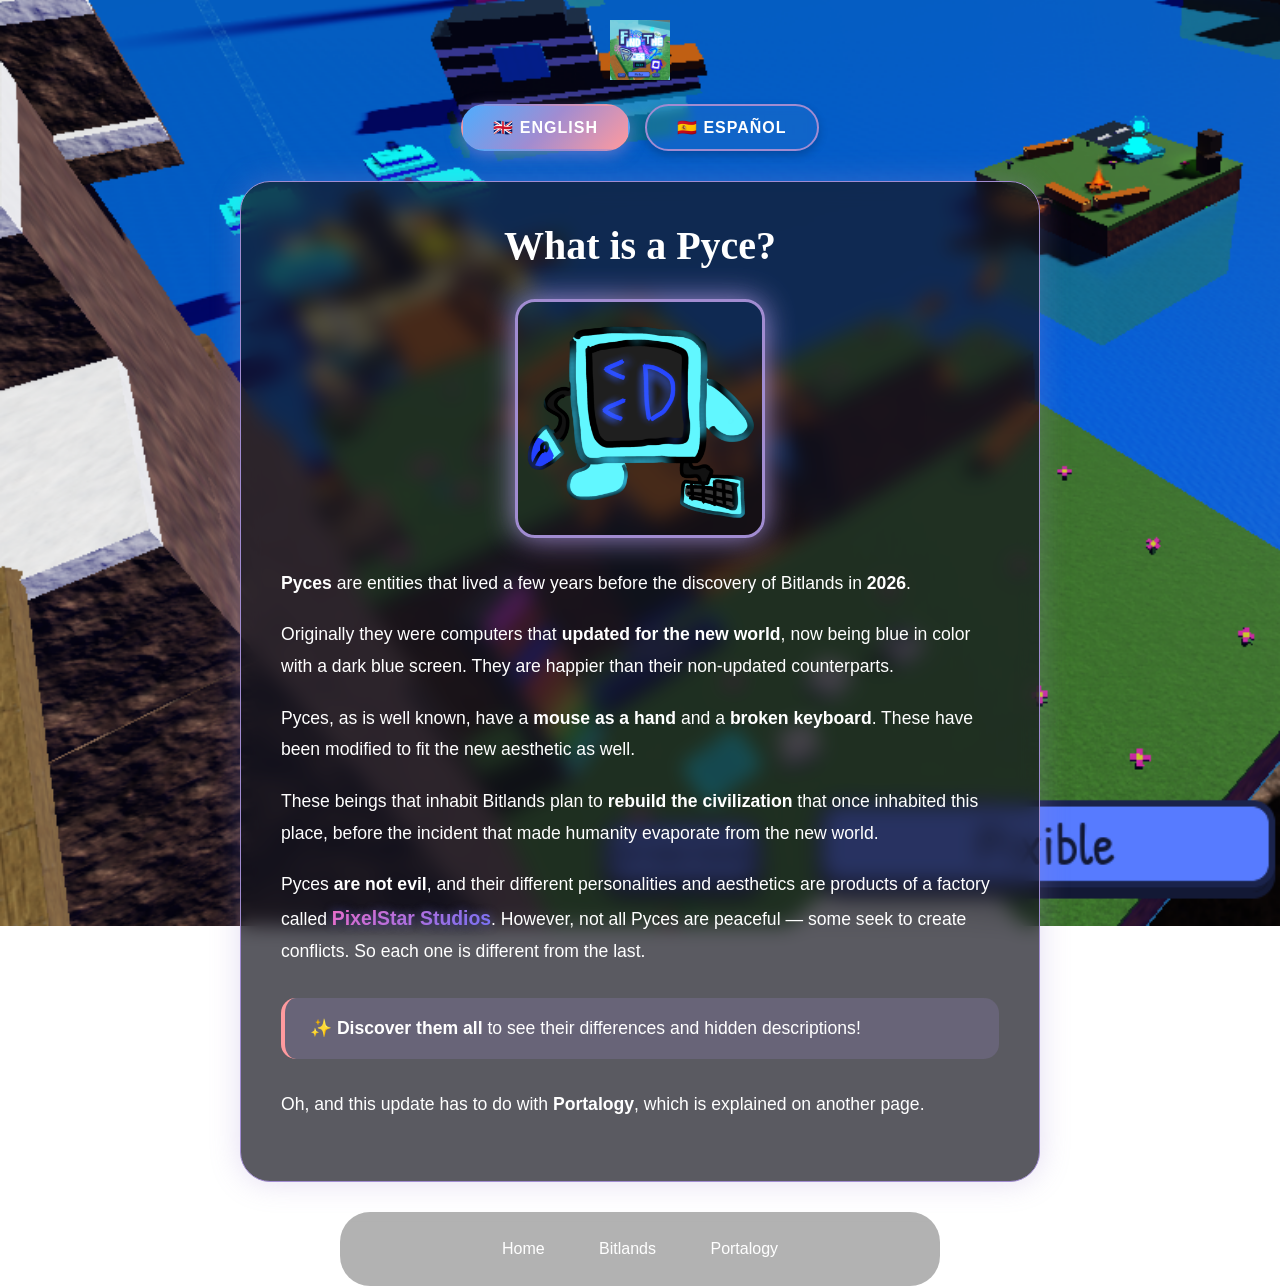
<file: What-is-a-Pyce-2.html>
<!DOCTYPE html>
<html lang="en">
<head>
    <meta charset="UTF-8">
    <meta name="viewport" content="width=device-width, initial-scale=1.0">
    <title>FtPy2 - What is a Pyce?</title>
    <link rel="icon" type="image/png" href="img/PycesIcon.png">
    <link rel="stylesheet" href="styles.css">
</head>
<body>
    <!-- Header with logo -->
    <div class="simple-header">
        <img src="img/PycesIcon.png" alt="FtPy2 Logo" class="simple-logo">
    </div>

    <!-- Language selector as BUTTONS -->
    <div class="language-buttons">
        <a href="What-is-a-Pyce-2.html" class="lang-btn active">🇬🇧 ENGLISH</a>
        <a href="Que-es-un-Pyce-2.html" class="lang-btn">🇪🇸 ESPAÑOL</a>
    </div>

    <!-- Main content -->
    <div class="simple-container">
        <h1 class="simple-title">What is a <span class="gradient-text">Pyce</span>?</h1>
        
        <div class="simple-image-container">
            <img src="img/Pyce2.png" class="simple-pyce-image" alt="Pyce 2.0">
        </div>
        
        <div class="simple-content">
            <p><strong>Pyces</strong> are entities that lived a few years before the discovery of Bitlands in <strong>2026</strong>.</p>
            
            <p>Originally they were computers that <strong>updated for the new world</strong>, now being blue in color with a dark blue screen. They are happier than their non-updated counterparts.</p>
            
            <p>Pyces, as is well known, have a <strong>mouse as a hand</strong> and a <strong>broken keyboard</strong>. These have been modified to fit the new aesthetic as well.</p>
            
            <p>These beings that inhabit Bitlands plan to <strong>rebuild the civilization</strong> that once inhabited this place, before the incident that made humanity evaporate from the new world.</p>
            
            <p>Pyces <strong>are not evil</strong>, and their different personalities and aesthetics are products of a factory called <strong class="pixelstar-text">PixelStar Studios</strong>. However, not all Pyces are peaceful — some seek to create conflicts. So each one is different from the last.</p>
            
            <div class="simple-info-box">
                <p>✨ <strong>Discover them all</strong> to see their differences and hidden descriptions!</p>
            </div>
            
            <p>Oh, and this update has to do with <strong>Portalogy</strong>, which is explained on another page.</p>
        </div>
    </div>

    <!-- Footer navigation -->
    <div class="simple-footer-links">
        <a href="FtPy-en.html" class="simple-link">Home</a>
        <a href="Bitlands-en.html" class="simple-link">Bitlands</a>
        <a href="Portalogy-en.html" class="simple-link">Portalogy</a>
    </div>
</body>

</html>
</file>
<file: styles.css>
/* ===== VARIABLES GLOBALES ===== */
:root {
    /* Colores Bitlands / Originales */
    --bitlands-blue: #00f7ff;
    --bitlands-green: #78e08f;
    --bitlands-red: #ff6b6b;
    --bitlands-yellow: #f1c40f;
    --event-award: #27ae60;
    --exclusive: #8e44ad;
    --special: #f7dc6f;
    
    /* Colores FtPy (azul, lila, rosa) */
    --azul-profundo: #1e3c72;
    --azul-medio: #2a5298;
    --azul-claro: #4facfe;
    --lila: #a18cd1;
    --rosa-suave: #fbc2eb;
    --rosa-intenso: #ff9a9e;
    --blanco: #ffffff;
    --gris-claro: #f5f5f5;
    --error-color: #ff3b3b;
    --sombra: rgba(0, 0, 0, 0.2);
    
    /* Colores miembros Trio */
    --nooby-color: #FFFF00;
    --vinni-color: #87CEFA;
    --smash-color: #FF69B4;
    --carl-color: #8B4513;
}

/* ===== VARIABLES GLOBALES ===== */
:root {
    /* Colores Bitlands / Originales */
    --bitlands-blue: #00f7ff;
    --bitlands-green: #78e08f;
    --bitlands-red: #ff6b6b;
    --bitlands-yellow: #f1c40f;
    --event-award: #27ae60;
    --exclusive: #8e44ad;
    --special: #f7dc6f;
    
    /* Colores FtPy (azul, lila, rosa) */
    --azul-profundo: #1e3c72;
    --azul-medio: #2a5298;
    --azul-claro: #4facfe;
    --lila: #a18cd1;
    --rosa-suave: #fbc2eb;
    --rosa-intenso: #ff9a9e;
    --blanco: #ffffff;
    --gris-claro: #f5f5f5;
    --error-color: #ff3b3b;
    --sombra: rgba(0, 0, 0, 0.2);
    
    /* Colores miembros Trio */
    --nooby-color: #FFFF00;
    --vinni-color: #87CEFA;
    --smash-color: #FF69B4;
    --carl-color: #8B4513;
}

/* ===== ESTILOS GENERALES ===== */
* {
    margin: 0;
    padding: 0;
    box-sizing: border-box;
}

html, body {
    height: 100%;
    width: 100%;
}

body {
    background-image: url("img/Bitlands.png");
    background-size: cover;
    background-position: center;
    background-repeat: no-repeat;
    background-attachment: fixed;
    font-family: 'Segoe UI', Tahoma, Geneva, Verdana, sans-serif;
    position: relative;
}

h1 {
    color: rgb(78, 160, 253);
    height: fit-content;
    font-family: Georgia, 'Times New Roman', Times, serif;
    text-align: center;
}

h2 {
    color: rgb(0, 255, 0);
    height: fit-content;
    font-family: 'Times New Roman', Times, serif;
    text-align: center;
}

h3 {
    color: red;
    height: auto;
    font-family: 'Times New Roman', Times, serif;
}

p {
    color: rgb(1, 245, 253);
    text-align: center;
}

/* ===== IMAGEN Pyce4 ===== */
.Pyce4 {
    display: block;
    margin: 0 auto;
    max-width: 300px;
    height: auto;
    border: 2px solid var(--bitlands-blue);
    border-radius: 8px;
}

/* ===== LISTAS ===== */
ul li {
    color: #00ff6a;
}

/* ===== CONTENEDOR ÍNDICE ===== */
.index-links {
    margin-top: 40px;
    padding: 15px;
    background-color: rgba(0, 0, 0, 0.1);
    border-radius: 8px;
    text-align: center;
}

.index-links a {
    color: red;
    font-weight: bold;
    text-decoration: none;
    margin: 0 8px;
}

.index-links a:hover {
    text-decoration: underline;
}

/* ===== SELECTOR DE IDIOMA ===== */
#language-selector {
    text-align: center;
    margin: 20px 0;
    padding: 10px;
    background-color: rgba(0, 0, 0, 0.2);
    border-radius: 8px;
}

#language-selector a {
    text-decoration: none;
    font-weight: bold;
    padding: 5px 10px;
    border-radius: 4px;
    transition: all 0.3s ease;
}

#language-selector a[href*="-en.html"] {
    color: var(--bitlands-red);
}

#language-selector a[href*="-es.html"] {
    color: var(--bitlands-yellow);
}

#language-selector a:hover {
    background-color: rgba(255, 255, 255, 0.1);
    text-shadow: 0 0 5px currentColor;
}

#language-selector a.active {
    border-bottom: 2px solid currentColor;
}

/* ===== ESTILOS BITLANDS ===== */
.bitlands-container {
    max-width: 800px;
    margin: 0 auto;
    padding: 20px;
}

.zona-bitlands {
    background: rgba(0, 247, 255, 0.05);
    border-left: 3px solid var(--bitlands-blue);
    padding: 15px;
    margin: 20px 0;
    border-radius: 0 8px 8px 0;
}

.zona-bitlands:hover {
    background: rgba(0, 247, 255, 0.1);
    transition: background 0.3s;
}

.subzona-bitlands {
    margin-left: 25px;
    color: var(--bitlands-green);
}

.subzona-bitlands ul {
    list-style-type: "⇨ ";
    padding-left: 20px;
}

.materia-negra {
    background-color: #000;
    color: var(--bitlands-green);
    padding: 2px 6px;
    border-radius: 3px;
    font-family: 'Courier New', monospace;
}

/* ===== ESTILOS REALMS ===== */
.realm {
    border: 2px dashed currentColor;
    margin-top: 25px;
    background: rgba(0, 0, 0, 0.1) !important;
}

.realm h2 {
    color: inherit;
    font-size: 1.3em;
}

.event-award { 
    border-color: var(--event-award); 
    color: var(--event-award); 
}

.exclusive { 
    border-color: var(--exclusive); 
    color: var(--exclusive); 
}

.special { 
    border-color: var(--special); 
    color: var(--special); 
}

/* ===== ESTILOS DEL LOGIN (index.html) ===== */
.login-page {
    display: flex;
    justify-content: center;
    align-items: center;
    min-height: 100vh;
    height: 100%;
    width: 100%;
    position: relative;
    padding: 20px;
}

.login-page::before {
    content: '';
    position: fixed;
    top: 0;
    left: 0;
    right: 0;
    bottom: 0;
    background: linear-gradient(135deg, 
        rgba(30, 60, 114, 0.85) 0%,
        rgba(161, 140, 209, 0.75) 50%,
        rgba(251, 194, 235, 0.7) 100%);
    z-index: 1;
    pointer-events: none;
}

.login-container {
    background: rgba(30, 30, 40, 0.85);
    backdrop-filter: blur(10px);
    border-radius: 20px;
    box-shadow: 
        0 20px 40px var(--sombra),
        0 0 0 2px var(--lila) inset,
        0 0 30px var(--rosa-suave);
    width: 100%;
    max-width: 420px;
    padding: 40px 30px;
    position: relative;
    z-index: 2;
    animation: fadeIn 0.8s ease-out;
    text-align: center;
    border: 1px solid rgba(255, 255, 255, 0.1);
    margin: 0 auto;
}

.logo {
    margin-bottom: 20px;
}

.logo img {
    max-width: 80px;
    height: auto;
    filter: drop-shadow(0 0 10px var(--lila));
}

/* Título del login */
#title {
    background: linear-gradient(135deg, 
        var(--azul-claro) 0%,
        var(--lila) 50%,
        var(--rosa-intenso) 100%);
    -webkit-background-clip: text;
    -webkit-text-fill-color: transparent;
    background-clip: text;
    font-size: clamp(24px, 5vw, 32px);
    margin-bottom: 30px;
    text-shadow: 2px 2px 4px rgba(0, 0, 0, 0.2);
    cursor: pointer;
    transition: all 0.3s;
    font-family: 'Segoe UI', sans-serif;
}

#title:hover {
    transform: scale(1.02);
    text-shadow: 0 0 20px var(--lila);
}

/* Inputs del login */
.input-group {
    margin-bottom: 20px;
    position: relative;
    width: 100%;
}

.input-group input {
    width: 100%;
    padding: 14px 18px;
    border: 2px solid transparent;
    border-radius: 12px;
    background: rgba(255, 255, 255, 0.9);
    font-size: 15px;
    transition: all 0.3s;
    color: #333;
}

.input-group input:focus {
    outline: none;
    border-color: var(--lila);
    box-shadow: 
        0 0 0 4px rgba(161, 140, 209, 0.2),
        0 0 20px var(--rosa-suave);
    background: var(--blanco);
}

.input-group input::placeholder {
    color: #888;
    font-weight: 300;
}

/* Botón del login */
button {
    width: 100%;
    padding: 14px;
    margin-top: 10px;
    border: none;
    border-radius: 12px;
    background: linear-gradient(135deg, 
        var(--azul-profundo) 0%,
        var(--lila) 50%,
        var(--rosa-intenso) 100%);
    color: var(--blanco);
    font-weight: bold;
    font-size: 16px;
    cursor: pointer;
    transition: all 0.3s;
    position: relative;
    overflow: hidden;
    z-index: 1;
}

button::before {
    content: '';
    position: absolute;
    top: 0;
    left: -100%;
    width: 100%;
    height: 100%;
    background: linear-gradient(135deg, 
        var(--rosa-intenso) 0%,
        var(--lila) 50%,
        var(--azul-profundo) 100%);
    transition: left 0.5s ease;
    z-index: -1;
}

button:hover {
    transform: translateY(-3px);
    box-shadow: 
        0 10px 20px rgba(30, 60, 114, 0.3),
        0 0 30px var(--lila);
}

button:hover::before {
    left: 0;
}

/* Contenedor de mensajes */
.message-container {
    min-height: 100px;
    margin: 25px 0 15px;
    display: flex;
    flex-direction: column;
    gap: 10px;
    width: 100%;
}

.easter-egg-message {
    font-weight: bold;
    font-size: clamp(14px, 4vw, 16px);
    animation: fadeIn 0.5s;
    padding: 10px;
    border-radius: 8px;
    background: rgba(0, 0, 0, 0.3);
    backdrop-filter: blur(5px);
    word-break: break-word;
}

/* Colores del Trio */
.nooby-color { 
    color: var(--nooby-color); 
    text-shadow: 0 0 5px rgba(255, 255, 0, 0.3); 
}

.vinni-color { 
    color: var(--vinni-color); 
    text-shadow: 0 0 5px rgba(135, 206, 250, 0.3); 
}

.smash-color { 
    color: var(--smash-color); 
    text-shadow: 0 0 5px rgba(255, 105, 180, 0.3); 
}

.carl-color { 
    color: var(--carl-color); 
    text-shadow: 0 0 5px rgba(139, 69, 19, 0.3); 
}

/* Botón Reset */
.reset-btn {
    position: absolute;
    bottom: -50px;
    right: 0;
    background: rgba(255, 59, 59, 0.8);
    color: var(--blanco);
    border: none;
    padding: 8px 15px;
    border-radius: 8px;
    cursor: pointer;
    font-size: clamp(11px, 3vw, 13px);
    opacity: 0.7;
    transition: all 0.3s;
    width: auto;
    margin: 0;
}

.reset-btn:hover {
    opacity: 1;
    transform: scale(1.05);
    background: var(--error-color);
}

.reset-btn::before {
    display: none;
}

/* ===== MODO PIXEL ===== */
.pixel-mode {
    font-family: 'Press Start 2P', cursive !important;
    image-rendering: pixelated;
}

.pixel-mode * {
    font-family: 'Press Start 2P', cursive !important;
}

.pixel-bg {
    background: #00ffff !important;
    background-image: none !important;
}

.pixel-bg::before {
    display: none;
}

.pixel-bg .login-container {
    border: 4px solid #000;
    image-rendering: pixelated;
    box-shadow: 8px 8px 0 #000;
}

/* ===== ANIMACIONES ===== */
@keyframes fadeIn {
    from { 
        opacity: 0; 
        transform: translateY(20px); 
    }
    to { 
        opacity: 1; 
        transform: translateY(0); 
    }
}

@keyframes shake {
    0%, 100% { transform: translateX(0); }
    25% { transform: translateX(-5px); }
    50% { transform: translateX(5px); }
    75% { transform: translateX(-3px); }
}

/* ===== NAVBAR MEJORADO ===== */
.navbar {
    background: rgba(20, 20, 30, 0.85);
    backdrop-filter: blur(10px);
    position: fixed;
    top: 0;
    left: 0;
    right: 0;
    z-index: 1000;
    padding: 0.8rem 0;
    border-bottom: 1px solid rgba(255, 255, 255, 0.1);
    box-shadow: 0 4px 20px rgba(0, 0, 0, 0.3);
}

.nav-container {
    max-width: 1200px;
    margin: 0 auto;
    padding: 0 20px;
    display: flex;
    justify-content: space-between;
    align-items: center;
}

.logo h2 {
    background: linear-gradient(135deg, 
        var(--azul-claro) 0%,
        var(--lila) 50%,
        var(--rosa-intenso) 100%);
    -webkit-background-clip: text;
    -webkit-text-fill-color: transparent;
    background-clip: text;
    font-size: 28px;
    margin: 0;
    text-shadow: 0 0 15px rgba(161, 140, 209, 0.5);
}

.nav-menu {
    display: flex;
    list-style: none;
    gap: 12px;
    align-items: center;
    margin: 0;
    padding: 0;
}

/* Estilo de botones para todos los links del menú */
.nav-menu a {
    color: var(--blanco);
    text-decoration: none;
    font-weight: 600;
    font-size: 15px;
    padding: 10px 18px;
    border-radius: 30px;
    transition: all 0.3s ease;
    background: rgba(255, 255, 255, 0.05);
    border: 1px solid rgba(255, 255, 255, 0.1);
    letter-spacing: 0.5px;
    display: inline-block;
}

.nav-menu a:hover {
    background: linear-gradient(135deg, 
        rgba(79, 172, 254, 0.2) 0%,
        rgba(161, 140, 209, 0.2) 50%,
        rgba(255, 154, 158, 0.2) 100%);
    border-color: var(--lila);
    transform: translateY(-2px);
    box-shadow: 0 5px 15px rgba(161, 140, 209, 0.3);
}

.nav-menu a.active {
    background: linear-gradient(135deg, 
        var(--azul-claro) 0%,
        var(--lila) 50%,
        var(--rosa-intenso) 100%);
    color: white;
    border: none;
    box-shadow: 0 5px 15px rgba(161, 140, 209, 0.5);
}

/* Botón de cambio de idioma */
.lang-switch {
    background: rgba(255, 255, 255, 0.1) !important;
    border: 2px solid var(--lila) !important;
    font-weight: bold;
    padding: 8px 18px !important;
    margin-left: 8px;
    text-transform: uppercase;
    letter-spacing: 1px;
}

.lang-switch:hover {
    background: var(--lila) !important;
    color: var(--azul-profundo) !important;
    border-color: var(--rosa-intenso) !important;
}

/* Botón de logout */
.logout-btn {
    background: linear-gradient(135deg, 
        rgba(255, 59, 59, 0.15) 0%,
        rgba(255, 154, 158, 0.15) 100%) !important;
    border: 2px solid var(--rosa-intenso) !important;
    margin-left: 8px;
}

.logout-btn:hover {
    background: linear-gradient(135deg, 
        var(--rosa-intenso) 0%,
        var(--error-color) 100%) !important;
    color: white !important;
    border-color: white !important;
}

/* ===== RESPONSIVE PARA NAVBAR ===== */
@media (max-width: 768px) {
    .nav-container {
        flex-direction: column;
        gap: 10px;
        padding: 10px 20px;
    }
    
    .nav-menu {
        flex-wrap: wrap;
        justify-content: center;
        gap: 8px;
    }
    
    .nav-menu a {
        padding: 8px 14px;
        font-size: 14px;
    }
    
    .lang-switch {
        padding: 6px 14px !important;
    }
}

@media (max-width: 480px) {
    .nav-menu a {
        padding: 6px 10px;
        font-size: 13px;
    }
}

/* ===== RESPONSIVE ===== */
@media (max-width: 480px) {
    .login-page {
        padding: 10px;
    }
    
    .login-container {
        padding: 30px 20px;
        margin: 10px;
        max-width: 100%;
    }
    
    #title {
        font-size: 24px;
        margin-bottom: 20px;
    }
    
    .input-group input {
        padding: 12px 15px;
        font-size: 14px;
    }
    
    button {
        padding: 12px;
        font-size: 15px;
    }
    
    .message-container {
        min-height: 80px;
        margin: 20px 0 10px;
    }
    
    .easter-egg-message {
        font-size: 13px;
        padding: 8px;
    }
    
    .reset-btn {
        bottom: -40px;
        padding: 6px 12px;
        font-size: 11px;
    }
    
    .logo img {
        max-width: 60px;
    }
}

@media (max-width: 320px) {
    .login-container {
        padding: 20px 15px;
    }
    
    #title {
        font-size: 20px;
    }
    
    .input-group input {
        padding: 10px 12px;
    }
    
    button {
        padding: 10px;
        font-size: 14px;
    }
}

/* ===== ESTILOS PARA INTRO SUMMARY ===== */
.intro-summary-section {
    padding: 60px 0 100px;
}

.summary-card {
    background: rgba(30, 30, 40, 0.7);
    backdrop-filter: blur(10px);
    border-radius: 30px;
    padding: 50px;
    border: 1px solid rgba(255, 255, 255, 0.1);
    box-shadow: 0 20px 40px var(--sombra);
}

.summary-content {
    max-width: 800px;
    margin: 0 auto;
}

.summary-content p {
    color: var(--blanco);
    text-align: left;
    font-size: 1.1rem;
    line-height: 1.8;
    margin-bottom: 25px;
}

.summary-content strong {
    color: var(--rosa-suave);
    font-weight: 600;
}

.divider {
    height: 2px;
    background: linear-gradient(90deg, transparent, var(--lila), var(--rosa-intenso), var(--lila), transparent);
    margin: 40px 0;
    width: 100%;
}

.closing-statement {
    font-size: 1.2rem !important;
    font-style: italic;
    text-align: center !important;
    padding: 30px;
    background: rgba(161, 140, 209, 0.1);
    border-radius: 20px;
    border-left: 4px solid var(--lila);
}

/* Responsive */
@media (max-width: 768px) {
    .summary-card {
        padding: 30px 20px;
    }
    
    .summary-content p {
        font-size: 1rem;
    }
    
    .divider {
        margin: 30px 0;
    }
}

/* Estilos especiales para palabras clave */
.pixible-text {
    color: var(--azul-claro);
    font-weight: bold;
    text-shadow: 0 0 10px rgba(79, 172, 254, 0.5);
    font-size: 1.2em;
}

.ardient-text {
    color: var(--rosa-intenso);
    font-weight: bold;
    text-shadow: 0 0 10px rgba(255, 154, 158, 0.5);
    position: relative;
    display: inline-block;
}

.ardient-text::after {
    content: "🔥";
    position: absolute;
    top: -15px;
    right: -20px;
    font-size: 16px;
    filter: drop-shadow(0 0 5px orange);
    animation: flicker 1.5s infinite;
}

@keyframes flicker {
    0%, 100% { opacity: 1; transform: scale(1); }
    50% { opacity: 0.8; transform: scale(1.1); }
}

/* ===== FOOTER COMPLETO ===== */
.footer {
    background: rgba(20, 20, 30, 0.9);
    backdrop-filter: blur(10px);
    padding: 60px 0 20px;
    margin-top: 60px;
    border-top: 1px solid rgba(255, 255, 255, 0.1);
}

.footer-content {
    display: grid;
    grid-template-columns: repeat(auto-fit, minmax(250px, 1fr));
    gap: 40px;
    margin-bottom: 40px;
}

.footer-section h3 {
    font-size: 24px;
    margin-bottom: 20px;
    background: linear-gradient(135deg, 
        var(--azul-claro) 0%,
        var(--lila) 50%,
        var(--rosa-intenso) 100%);
    -webkit-background-clip: text;
    -webkit-text-fill-color: transparent;
    background-clip: text;
}

.footer-section h4 {
    font-size: 18px;
    margin-bottom: 20px;
    color: var(--rosa-suave);
    text-transform: uppercase;
    letter-spacing: 1px;
}

.footer-section p {
    color: var(--blanco);
    opacity: 0.8;
    text-align: left;
}

.footer-section ul {
    list-style: none;
    padding: 0;
}

.footer-section ul li {
    margin-bottom: 12px;
}

.footer-section ul a {
    color: var(--blanco);
    text-decoration: none;
    opacity: 0.8;
    transition: all 0.3s;
    display: inline-block;
    padding: 8px 16px;
    border-radius: 25px;
    background: rgba(255, 255, 255, 0.05);
    border: 1px solid rgba(255, 255, 255, 0.1);
}

.footer-section ul a:hover {
    opacity: 1;
    background: rgba(161, 140, 209, 0.2);
    border-color: var(--lila);
    transform: translateX(8px);
    color: var(--rosa-suave);
}

/* Links de idioma en el footer */
.social-links {
    display: flex;
    gap: 15px;
    flex-wrap: wrap;
}

.social-links a {
    color: var(--blanco);
    text-decoration: none;
    font-size: 16px;
    opacity: 0.8;
    transition: all 0.3s;
    padding: 10px 20px;
    border-radius: 30px;
    background: rgba(255, 255, 255, 0.05);
    border: 1px solid rgba(255, 255, 255, 0.1);
    display: inline-flex;
    align-items: center;
    gap: 8px;
    font-weight: 500;
}

.social-links a:hover {
    opacity: 1;
    transform: translateY(-3px);
    background: linear-gradient(135deg, 
        var(--azul-claro) 0%,
        var(--lila) 100%);
    border-color: var(--rosa-suave);
    box-shadow: 0 5px 15px rgba(161, 140, 209, 0.4);
    color: white;
}

/* Estilo específico para los enlaces de idioma */
.social-links a[href*="FtPy-en.html"] {
    border-left: 3px solid var(--azul-claro);
}

.social-links a[href*="FtPy-es.html"] {
    border-left: 3px solid var(--rosa-intenso);
}

/* Footer bottom */
.footer-bottom {
    text-align: center;
    padding-top: 30px;
    border-top: 1px solid rgba(255, 255, 255, 0.1);
}

.footer-bottom p {
    color: rgba(255, 255, 255, 0.6);
    font-size: 14px;
    text-align: center;
}

/* ===== RESPONSIVE FOOTER ===== */
@media (max-width: 768px) {
    .footer-content {
        grid-template-columns: 1fr;
        gap: 30px;
        text-align: center;
    }
    
    .footer-section p {
        text-align: center;
    }
    
    .footer-section ul a {
        display: block;
        text-align: center;
    }
    
    .social-links {
        justify-content: center;
    }
    
    .footer-section ul a:hover {
        transform: translateY(-3px);
    }
}

/* ===== ESTILOS PARA LA IMAGEN DEL PYCE ===== */
.pyce-image-container {
    text-align: center;
    margin-bottom: 40px;
    padding: 20px;
    background: rgba(255, 255, 255, 0.03);
    border-radius: 20px;
    border: 1px solid rgba(161, 140, 209, 0.3);
}

.pyce-featured-image {
    max-width: 300px;
    width: 100%;
    height: auto;
    border-radius: 20px;
    box-shadow: 0 10px 30px rgba(0, 0, 0, 0.5),
                0 0 20px var(--lila);
    transition: all 0.3s ease;
    border: 3px solid transparent;
    background: linear-gradient(135deg, var(--azul-claro), var(--lila), var(--rosa-intenso)) border-box;
    -webkit-mask: linear-gradient(#fff 0 0) padding-box, linear-gradient(#fff 0 0);
    mask: linear-gradient(#fff 0 0) padding-box, linear-gradient(#fff 0 0);
    -webkit-mask-composite: xor;
    mask-composite: exclude;
}

.pyce-featured-image:hover {
    transform: scale(1.02);
    box-shadow: 0 15px 40px rgba(0, 0, 0, 0.6),
                0 0 30px var(--rosa-intenso);
}

.image-caption {
    color: var(--rosa-suave);
    font-size: 0.9rem;
    margin-top: 15px;
    font-style: italic;
    opacity: 0.8;
}

/* Texto destacado para PixelStar Studios */
.pixelstar-text {
    background: linear-gradient(135deg, #ff6ec4, #7873f5);
    -webkit-background-clip: text;
    -webkit-text-fill-color: transparent;
    background-clip: text;
    font-weight: bold;
    font-size: 1.1em;
    text-shadow: 0 0 10px rgba(120, 115, 245, 0.5);
}

/* ===== PARA ENLACES A OTRAS PÁGINAS ===== */
.page-link-btn {
    display: inline-block;
    padding: 12px 25px;
    margin: 5px;
    background: linear-gradient(135deg, 
        rgba(79, 172, 254, 0.1) 0%,
        rgba(161, 140, 209, 0.1) 50%,
        rgba(255, 154, 158, 0.1) 100%);
    color: var(--blanco);
    text-decoration: none;
    font-weight: 600;
    font-size: 16px;
    border-radius: 40px;
    border: 2px solid transparent;
    background-clip: padding-box;
    position: relative;
    transition: all 0.3s ease;
    backdrop-filter: blur(5px);
    box-shadow: 0 4px 10px rgba(0, 0, 0, 0.2);
    letter-spacing: 0.5px;
    border: 1px solid rgba(255, 255, 255, 0.1);
}

.page-link-btn::before {
    content: '';
    position: absolute;
    top: -2px;
    left: -2px;
    right: -2px;
    bottom: -2px;
    background: linear-gradient(135deg, 
        var(--azul-claro) 0%,
        var(--lila) 50%,
        var(--rosa-intenso) 100%);
    border-radius: 40px;
    z-index: -2;
    opacity: 0;
    transition: opacity 0.3s ease;
}

.page-link-btn::after {
    content: '';
    position: absolute;
    top: 0;
    left: 0;
    right: 0;
    bottom: 0;
    background: rgba(20, 20, 30, 0.8);
    border-radius: 38px;
    z-index: -1;
    transition: all 0.3s ease;
}

.page-link-btn:hover {
    transform: translateY(-3px);
    box-shadow: 0 10px 20px rgba(161, 140, 209, 0.4);
    border-color: transparent;
}

.page-link-btn:hover::before {
    opacity: 1;
}

.page-link-btn:hover::after {
    background: rgba(30, 30, 40, 0.6);
}

/* Variante más pequeña para espacios reducidos */
.page-link-btn-small {
    padding: 8px 18px;
    font-size: 14px;
}

/* Variante con icono */
.page-link-btn-icon {
    display: inline-flex;
    align-items: center;
    gap: 10px;
}

.page-link-btn-icon span {
    font-size: 20px;
}

/* ===== GRUPO DE BOTONES PARA NAVEGACIÓN ENTRE PÁGINAS ===== */
.page-links-grid {
    display: flex;
    flex-wrap: wrap;
    gap: 15px;
    justify-content: center;
    margin: 30px 0;
    padding: 20px;
    background: rgba(0, 0, 0, 0.2);
    border-radius: 60px;
    backdrop-filter: blur(5px);
}

/* ===== EJEMPLO DE USO EN INTRODUCCIÓN ===== */
/* 
<div class="page-links-grid">
    <a href="Que-es-un-Pyce-2.html" class="page-link-btn page-link-btn-icon">
        <span>🤖</span> Conoce los Pyces
    </a>
    <a href="Que-es-Bitlands.html" class="page-link-btn page-link-btn-icon">
        <span>🌍</span> Explora Bitlands
    </a>
    <a href="Portalogia.html" class="page-link-btn page-link-btn-icon">
        <span>🔮</span> La Portalogía
    </a>
</div>
*/

/* ===== BOTÓN ESPECIAL PARA "DESCUBRE MÁS" ===== */
.discover-btn {
    background: linear-gradient(135deg, 
        var(--azul-claro) 0%,
        var(--lila) 100%);
    color: white;
    border: none;
    padding: 15px 35px;
    font-size: 18px;
    border-radius: 50px;
    box-shadow: 0 5px 15px rgba(161, 140, 209, 0.4);
}

.discover-btn:hover {
    transform: translateY(-3px);
    box-shadow: 0 10px 25px rgba(161, 140, 209, 0.6);
}

.discover-btn::before,
.discover-btn::after {
    display: none;
}

/* ===== ESTILOS SIMPLES (para páginas tipo precuela) ===== */
.simple-header {
    text-align: center;
    margin: 20px 0;
}

.simple-logo {
    max-width: 60px;
    height: auto;
}

.simple-container {
    max-width: 800px;
    margin: 0 auto;
    background: rgba(20, 20, 30, 0.7);
    backdrop-filter: blur(10px);
    border-radius: 30px;
    padding: 40px;
    border: 1px solid var(--lila);
    box-shadow: 0 0 30px rgba(161, 140, 209, 0.3);
}

.simple-title {
    text-align: center;
    font-size: 2.5rem;
    margin-bottom: 30px;
    color: white;
}

.simple-image-container {
    text-align: center;
    margin: 30px 0;
}

.simple-pyce-image {
    max-width: 250px;
    width: 100%;
    height: auto;
    border-radius: 20px;
    border: 3px solid var(--lila);
    box-shadow: 0 0 30px var(--lila);
    display: block;
    margin: 0 auto;
}

.simple-content {
    line-height: 1.8;
    font-size: 1.1rem;
}

.simple-content p {
    margin-bottom: 20px;
    color: white;
    text-align: left;
}

.simple-info-box {
    background: rgba(161, 140, 209, 0.2);
    border-left: 4px solid var(--rosa-intenso);
    padding: 15px 25px;
    border-radius: 15px;
    margin: 30px 0;
}

.simple-info-box p {
    margin: 0;
    color: white;
}

.simple-footer-links {
    text-align: center;
    margin: 30px auto;
    padding: 20px;
    max-width: 600px;
    background: rgba(0, 0, 0, 0.3);
    border-radius: 30px;
    backdrop-filter: blur(5px);
}

.simple-link {
    color: white;
    text-decoration: none;
    padding: 8px 20px;
    margin: 0 5px;
    border-radius: 20px;
    transition: all 0.3s;
    display: inline-block;
}

.simple-link:hover {
    background: var(--lila);
    transform: translateY(-2px);
}

/* Responsive para estilos simples */
@media (max-width: 768px) {
    .simple-container {
        padding: 25px;
        margin: 0 15px;
    }
    
    .simple-title {
        font-size: 2rem;
    }
    
    .simple-content {
        font-size: 1rem;
    }
    
    .simple-footer-links {
        margin: 30px 15px;
    }
    
    .simple-link {
        display: block;
        margin: 10px 0;
    }
}

/* ===== BOTONES DE IDIOMA ===== */
.language-buttons {
    text-align: center;
    margin: 20px 0 30px;
    display: flex;
    justify-content: center;
    gap: 15px;
    flex-wrap: wrap;
}

.lang-btn {
    display: inline-block;
    padding: 12px 30px;
    background: rgba(255, 255, 255, 0.05);
    border: 2px solid var(--lila);
    border-radius: 40px;
    color: white;
    text-decoration: none;
    font-weight: bold;
    font-size: 16px;
    letter-spacing: 1px;
    transition: all 0.3s ease;
    backdrop-filter: blur(5px);
    box-shadow: 0 4px 10px rgba(0, 0, 0, 0.2);
}

.lang-btn:hover {
    background: var(--lila);
    transform: translateY(-3px);
    box-shadow: 0 10px 20px rgba(161, 140, 209, 0.4);
    border-color: var(--rosa-intenso);
}

.lang-btn.active {
    background: linear-gradient(135deg, 
        var(--azul-claro) 0%,
        var(--lila) 50%,
        var(--rosa-intenso) 100%);
    border-color: transparent;
    box-shadow: 0 5px 15px rgba(161, 140, 209, 0.5);
}

.lang-btn.active:hover {
    transform: translateY(-3px);
    box-shadow: 0 10px 25px rgba(161, 140, 209, 0.7);
}

/* ===== ESTILOS PARA DIFICULTADES ===== */
.category-title {
    font-size: 2rem;
    margin: 50px 0 30px;
    text-align: center;
    border-bottom: 2px dashed;
    padding-bottom: 10px;
}

.difficulty-card {
    border-left: 5px solid;
    padding: 20px 25px;
    margin: 25px 0;
    border-radius: 0 20px 20px 0;
    background: rgba(0, 0, 0, 0.2);
    backdrop-filter: blur(5px);
    transition: all 0.3s;
}

.difficulty-card:hover {
    transform: translateX(10px);
    box-shadow: 0 5px 20px rgba(0, 0, 0, 0.3);
}

.difficulty-card h2 {
    color: white;
    margin-bottom: 10px;
    font-size: 1.5rem;
}

.difficulty-card p {
    color: rgba(255, 255, 255, 0.9);
    margin: 0;
    text-align: left;
}

/* Colores por dificultad */
.basic { border-color: #00ffff; }
.easy { border-color: #2ecc71; }
.medium { border-color: #f1c40f; }
.challenging { border-color: #e67e22; }
.hard { border-color: #e74c3c; }
.advanced { border-color: #1100ff; }
.expert { border-color: #c0392b; }
.ultra { border-color: #ff9ff3; }
.reward { border-color: #f1dd79; }
.event { border-color: hsl(127, 100%, 35%); }
.exclusive { border-color: #9b59b6; }
/* Efectos específicos por dificultad */
.ultra strong {
    color: #ff9ff3;
    text-shadow: 0 0 10px #ff9ff3;
}

.reward strong, .event strong, .exclusive strong, .special strong {
    color: inherit;
}

/* Responsive */
@media (max-width: 768px) {
    .difficulty-card {
        padding: 15px 20px;
    }
    
    .difficulty-card h2 {
        font-size: 1.3rem;
    }
}

/* ===== ESTILOS PARA SOCIALES ===== */
.social-cards-grid {
    display: grid;
    grid-template-columns: repeat(auto-fit, minmax(300px, 1fr));
    gap: 30px;
    margin: 40px 0;
}

.social-card {
    background: rgba(255, 255, 255, 0.05);
    border: 1px solid var(--lila);
    border-radius: 30px;
    padding: 30px 25px;
    text-align: center;
    transition: all 0.3s;
    display: flex;
    flex-direction: column;
    height: 100%;
}

.social-card:hover {
    transform: translateY(-10px);
    box-shadow: 0 15px 30px var(--lila);
    border-color: var(--rosa-intenso);
}

.social-icon {
    margin-bottom: 20px;
}

.social-icon-img {
    width: 80px;
    height: 80px;
    border-radius: 50%;
    border: 3px solid var(--lila);
    padding: 5px;
    background: rgba(0, 0, 0, 0.3);
}

.social-card h2 {
    color: var(--rosa-suave);
    font-size: 1.5rem;
    margin-bottom: 15px;
}

.social-card p {
    color: white;
    text-align: left;
    margin-bottom: 20px;
    line-height: 1.6;
}

.social-link-btn {
    display: inline-block;
    padding: 12px 25px;
    background: linear-gradient(135deg, var(--azul-claro), var(--lila));
    color: white;
    text-decoration: none;
    font-weight: bold;
    border-radius: 40px;
    margin-top: auto;
    transition: all 0.3s;
    border: 1px solid transparent;
}

.social-link-btn:hover {
    transform: scale(1.05);
    box-shadow: 0 5px 20px var(--lila);
    background: linear-gradient(135deg, var(--lila), var(--rosa-intenso));
}

.discord-btn {
    background: linear-gradient(135deg, #5865F2, #7289da);
}

.discord-btn:hover {
    background: linear-gradient(135deg, #4752c4, #5865F2);
}

.discord-features {
    text-align: left;
    margin: 15px 0;
    padding: 15px;
    background: rgba(0, 0, 0, 0.2);
    border-radius: 15px;
}

.discord-features p {
    margin-bottom: 10px;
    font-size: 0.95rem;
}

.discord-features p:last-child {
    margin-bottom: 0;
}

/* Responsive */
@media (max-width: 768px) {
    .social-cards-grid {
        grid-template-columns: 1fr;
    }
    
    .social-card {
        padding: 25px 20px;
    }
}

/* ===== ESTILOS PARA TABS DE LOGIN/REGISTER ===== */
.auth-tabs {
    display: flex;
    gap: 10px;
    margin-bottom: 25px;
    justify-content: center;
}

.tab-btn {
    flex: 1;
    max-width: 150px;
    padding: 12px 20px;
    background: rgba(255, 255, 255, 0.05);
    border: 2px solid var(--lila);
    color: white;
    font-weight: bold;
    border-radius: 40px;
    cursor: pointer;
    transition: all 0.3s;
    font-size: 16px;
    letter-spacing: 1px;
}

.tab-btn:hover {
    background: rgba(161, 140, 209, 0.2);
    transform: translateY(-2px);
}

.tab-btn.active {
    background: linear-gradient(135deg, 
        var(--azul-claro) 0%,
        var(--lila) 50%,
        var(--rosa-intenso) 100%);
    border-color: transparent;
    box-shadow: 0 5px 15px rgba(161, 140, 209, 0.5);
}

#registerForm {
    animation: fadeIn 0.5s;
}

/* Ajuste para el reset button */
.reset-btn {
    position: relative;
    bottom: auto;
    right: auto;
    margin-top: 20px;
    display: inline-block;
    width: auto;
    padding: 8px 20px;
}
</file>
